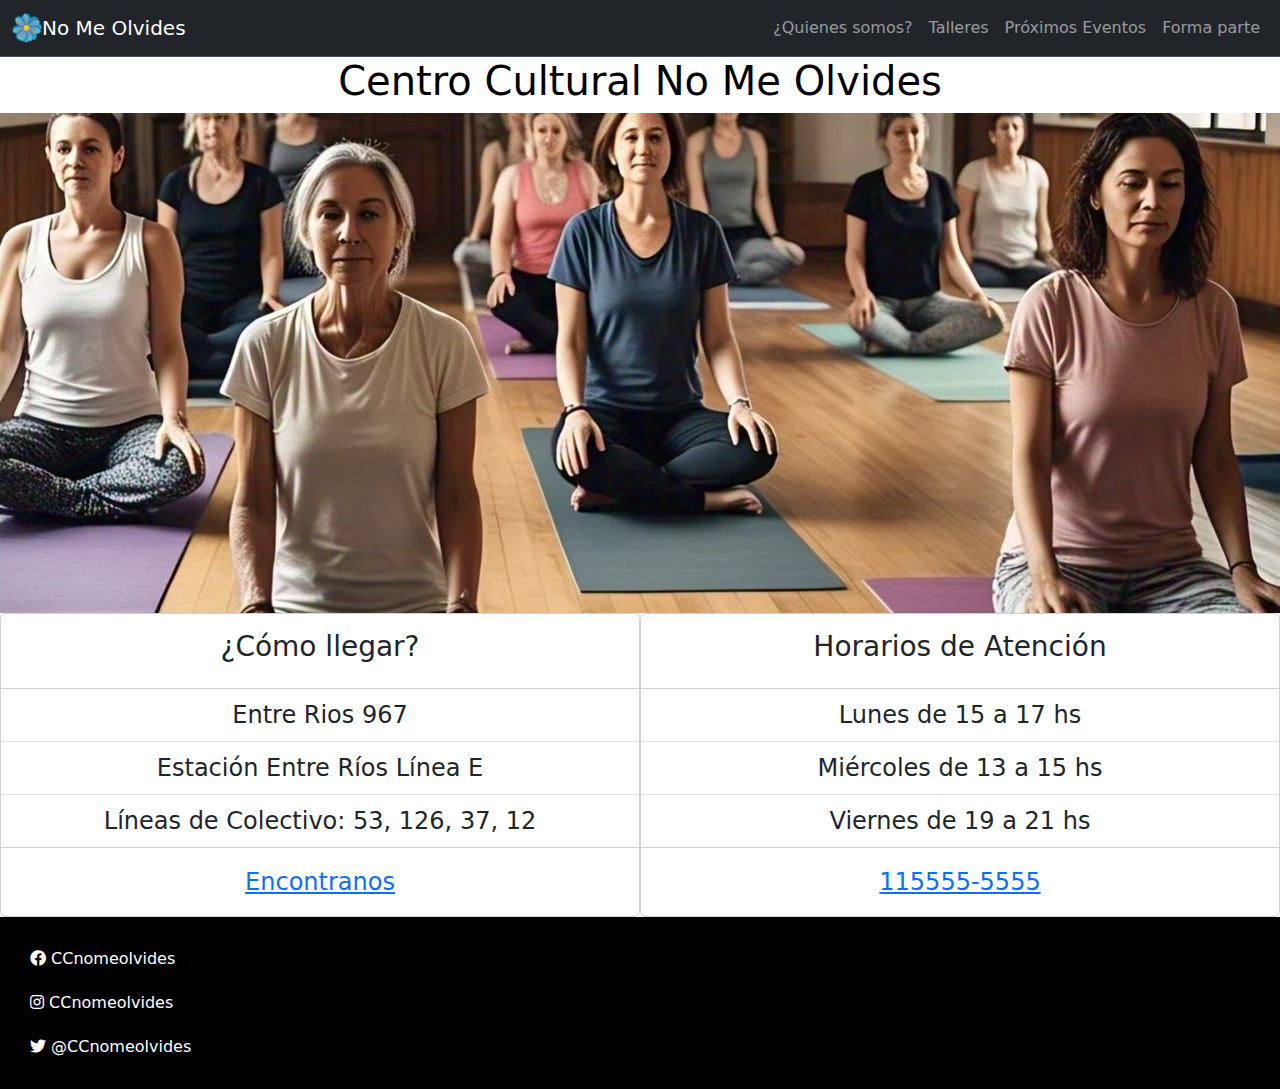
<file: index.html>
<!DOCTYPE html>
<html lang="en">

<head>
    <meta charset="UTF-8">
    <meta name="viewport" content="width=device-width, initial-scale=1.0">
    <meta name="description" content="Encontrá el mejor Centro Cutural de San Cristóbal con gran diversidad de actividades">
    <title>Centro Cultural No Me Olvides</title>
    <link rel="stylesheet" href="./styles/style.css">
    <link rel="stylesheet" href="https://cdnjs.cloudflare.com/ajax/libs/font-awesome/5.15.4/css/all.min.css">
    <link href="https://cdn.jsdelivr.net/npm/bootstrap@5.3.3/dist/css/bootstrap.min.css" rel="stylesheet"
        integrity="sha384-QWTKZyjpPEjISv5WaRU9OFeRpok6YctnYmDr5pNlyT2bRjXh0JMhjY6hW+ALEwIH" crossorigin="anonymous">
</head>

<body>
    <header>
        <nav class="navbar navbar-expand-md bg-dark border-bottom border-body" data-bs-theme="dark">
            <div class="container-fluid">
                <img id="logo" src="./images/logo2.png" width="30" height="30" alt="Logo no me Olvides">
                <a class="navbar-brand" href="./index.html">No Me Olvides</a>
                <button class="navbar-toggler" type="button" data-bs-toggle="collapse"
                    data-bs-target="#navbarSupportedContent" aria-controls="navbarSupportedContent"
                    aria-expanded="false" aria-label="Toggle navigation">
                    <span class="navbar-toggler-icon"></span>
                </button>
                <div class="collapse navbar-collapse" id="navbarSupportedContent">
                    <ul class="navbar-nav ms-auto mb-lg-0">
                        <li class="nav-item">
                            <a class="nav-link" aria-current="page" href="./pages/quienes-somos.html">¿Quienes
                                somos?</a>
                        </li>
                        <li class="nav-item">
                            <a class="nav-link" aria-current="page" href="./pages/talleres.html">Talleres</a>
                        </li>
                        <li class="nav-item">
                            <a class="nav-link" aria-current="page" href="./pages/proximos-eventos.html">Próximos
                                Eventos</a>
                        </li>
                        <li class="nav-item">
                            <a class="nav-link" aria-current="page" href="./pages/formaparte.html">Forma
                                parte</a>
                        </li>
                    </ul>
                </div>
            </div>
        </nav>
    </header>
    <main>
        <h1 class="generic-tittle">Centro Cultural No Me Olvides</h1>
        <section class="actividades">
            <div id="carouselExampleSlidesOnly" class="carousel slide" data-bs-ride="carousel">
                <div class="carousel-inner">
                    <div class="carousel-item active">
                        <img src="./images/yoga.talleres.jpeg" class="d-block w-100" alt="clase de yoga">
                    </div>
                    <div class="carousel-item">
                        <img src="./images/guitarra.talleres.jpeg" class="d-block w-100" alt="clase de guitarra">
                    </div>
                    <div class="carousel-item">
                        <img src="./images/salsa.talleres.jpeg" class="d-block w-100" alt="clase de salsa">
                    </div>
                </div>
            </div>
        </section>
        <section class="container-fluid g-0">
            <div class="row g-0">
                <div class="col-md-6 col-sm-12">
                    <div class="card horario-llegar">
                        <div class="card-body">
                            <h3 class="card-title">¿Cómo llegar?</h3>
                        </div>
                        <ul class="list-group list-group-flush">
                            <li class="list-group-item">Entre Rios 967</li>
                            <li class="list-group-item">Estación Entre Ríos Línea E</li>
                            <li class="list-group-item">Líneas de Colectivo: 53, 126, 37, 12</li>
                        </ul>
                        <div class="card-body">
                            <a href="https://www.google.com/maps/place/Av.+Entre+R%C3%ADos+967,+C1080ABD+Cdad.+Aut%C3%B3noma+de+Buenos+Aires/@-34.619776,-58.3964162,17z/data=!3m1!4b1!4m6!3m5!1s0x95bccadf8222f683:0xbd8847dc06789f22!8m2!3d-34.6197805!4d-58.3918028!16s%2Fg%2F11c5pr6v12?entry=ttu&g_ep=EgoyMDI1MDIyNi4xIKXMDSoASAFQAw%3D%3D"
                                target="_blank" class="card-link">Encontranos</a>
                        </div>
                    </div>
                </div>
                <div class="col-md-6 col-sm-12">
                    <div class="card horario-llegar">
                        <div class="card-body">
                            <h3 class="card-title">Horarios de Atención</h3>
                        </div>
                        <ul class="list-group list-group-flush">
                            <li class="list-group-item">Lunes de 15 a 17 hs</li>
                            <li class="list-group-item">Miércoles de 13 a 15 hs</li>
                            <li class="list-group-item">Viernes de 19 a 21 hs</li>
                        </ul>
                        <div class="card-body">
                            <a target="_blank" href="tel:+5491155555555">115555-5555</a>
                        </div>
                    </div>
                </div>
            </div>
        </section>

    </main>
    <footer class="footer">
        <div class="redes">
            <div><a class="icons" href="https://www.facebook.com/CCnomeolvides/" target="_blank">
                    <i class="fab fa-facebook"></i> <!-- Ícono de Facebook -->
                </a><span>CCnomeolvides</span></div>
            <div><a class="icons" href="https://www.instagram.com/CCnomeolvides/" target="_blank">
                    <i class="fab fa-instagram"></i>
                </a><span>CCnomeolvides</span></div>
            <div><a class="icons" href="https://www.x.com/CCnomeolvides/" target="_blank">
                <i class="fab fa-twitter"></i>
                </a><span>@CCnomeolvides</span></div>
        </div>
    </footer>
    <script src="https://cdn.jsdelivr.net/npm/bootstrap@5.3.3/dist/js/bootstrap.bundle.min.js"
        integrity="sha384-YvpcrYf0tY3lHB60NNkmXc5s9fDVZLESaAA55NDzOxhy9GkcIdslK1eN7N6jIeHz"
        crossorigin="anonymous"></script>
</body>

</html>
</file>
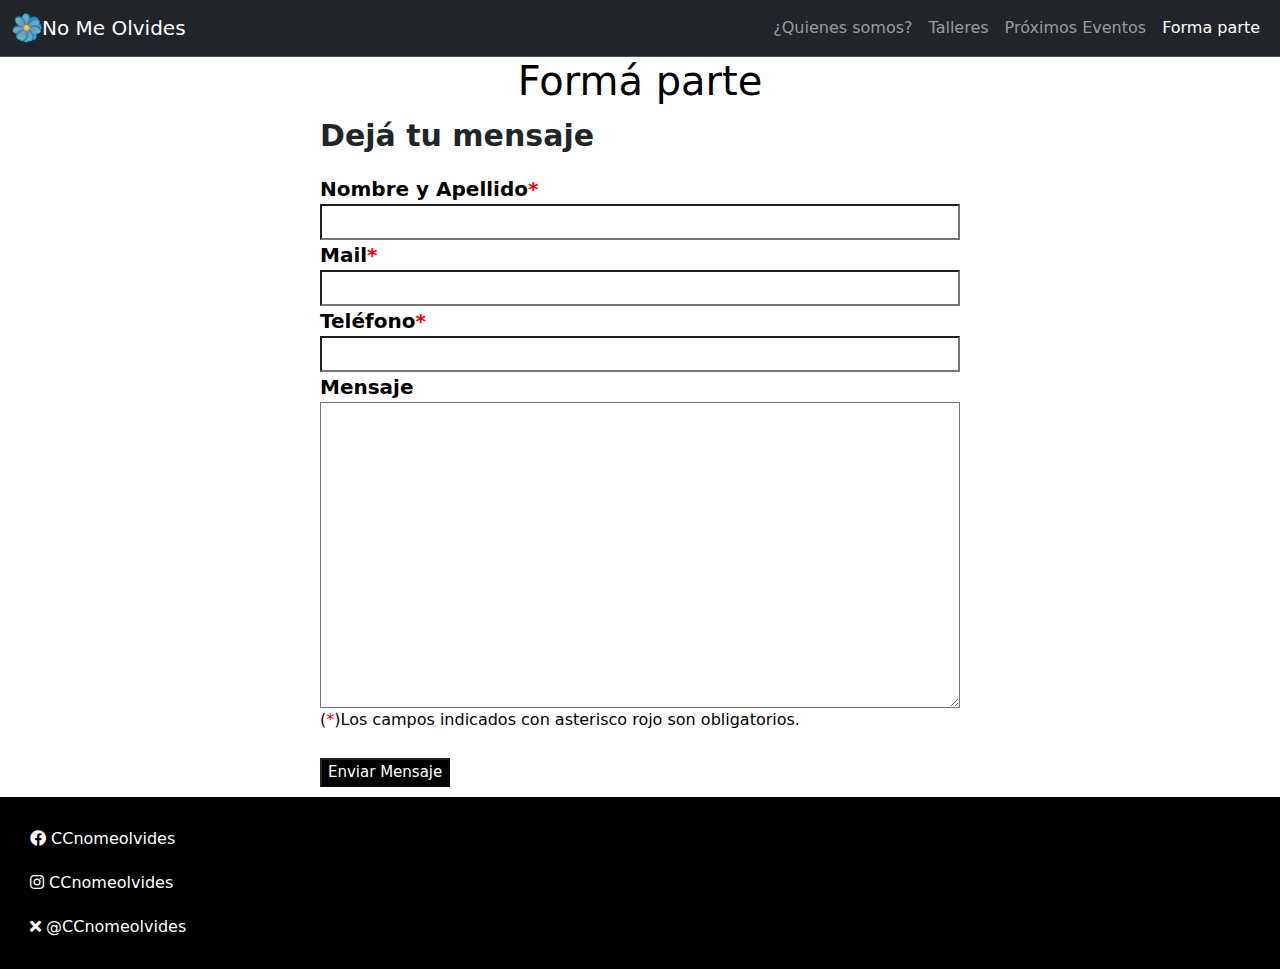
<file: pages/formaparte.html>
<!DOCTYPE html>
<html lang="en">

<head>
    <meta charset="UTF-8">
    <meta name="viewport" content="width=device-width, initial-scale=1.0">
    <meta name="description" content="Dejanos un mensaje, formá parte y participá del centro cultural">
    <title>Centro Cultural No Me Olvides</title>
    <link rel="stylesheet" href="../styles/style.css">
    <link rel="stylesheet" href="https://cdnjs.cloudflare.com/ajax/libs/font-awesome/5.15.4/css/all.min.css">
    <link href="https://cdn.jsdelivr.net/npm/bootstrap@5.3.3/dist/css/bootstrap.min.css" rel="stylesheet"
        integrity="sha384-QWTKZyjpPEjISv5WaRU9OFeRpok6YctnYmDr5pNlyT2bRjXh0JMhjY6hW+ALEwIH" crossorigin="anonymous">
</head>

<body>
    <header>
        <nav class="navbar navbar-expand-md bg-dark border-bottom border-body" data-bs-theme="dark">
            <div class="container-fluid">
                <img id="logo" src="../images/logo2.png" width="30" height="30" alt="Logo no me Olvides">
                <a class="navbar-brand" href="../index.html">No Me Olvides</a>
                <button class="navbar-toggler" type="button" data-bs-toggle="collapse"
                    data-bs-target="#navbarSupportedContent" aria-controls="navbarSupportedContent"
                    aria-expanded="false" aria-label="Toggle navigation">
                    <span class="navbar-toggler-icon"></span>
                </button>
                <div class="collapse navbar-collapse" id="navbarSupportedContent">
                    <ul class="navbar-nav ms-auto mb-lg-0">
                        <li class="nav-item">
                            <a class="nav-link" aria-current="page" href="./quienes-somos.html">¿Quienes
                                somos?</a>
                        </li>
                        <li class="nav-item">
                            <a class="nav-link" aria-current="page" href="./talleres.html">Talleres</a>
                        </li>
                        <li class="nav-item">
                            <a class="nav-link" aria-current="page" href="./proximos-eventos.html">Próximos
                                Eventos</a>
                        </li>
                        <li class="nav-item">
                            <a class="nav-link active" aria-current="page" href="./formaparte.html">Forma
                                parte</a>
                        </li>
                    </ul>
                </div>
            </div>
        </nav>
    </header>
    <main>
        <h1 class="generic-tittle">Formá parte</h1>
        <section class="dejatumensaje">
            <div>
                <p>Dejá tu mensaje</p>
            </div>
        </section>
        <form class="formaparte" method="post" name="Nuevo formulario">
            <div>
                <div class="label"><label for="name">Nombre y Apellido</label><span class="red">*</span></div>
                <input class="input" type="text" required="required">
            </div>
            <div>
                <div class="label"><label for="mail">Mail</label><span class="red">*</span></div>
                <input class="input" type="text" required="required">
            </div>
            <div>
                <div class="label"><label for="phone">Teléfono</label><span class="red">*</span></div>
                <input class="input" type="text" required="required">
            </div>
            <div>
                <div class="label"><label for="messaje">Mensaje</label></div>
                <textarea class="input" type="text" rows="10"></textarea>
            </div>
            <p>
                (<span class="red">*</span>)Los campos indicados con asterisco rojo son obligatorios.
            </p>
            <div>
                <input class="enviar-mensaje" type="submit" value="Enviar Mensaje" disabled="disabled">
                </input>
            </div>
            <!-- deshabilito el botón para que no se rompa -->
        </form>
    </main>
    <footer class="footer">
        <div class="redes">
            <div><a class="icons" href="https://www.facebook.com/CCnomeolvides/" target="_blank">
                    <i class="fab fa-facebook"></i> <!-- Ícono de Facebook -->
                </a><span>CCnomeolvides</span></div>
            <div><a class="icons" href="https://www.instagram.com/CCnomeolvides/" target="_blank">
                    <i class="fab fa-instagram"></i>
                </a><span>CCnomeolvides</span></div>
            <div><a class="icons" href="https://www.x.com/CCnomeolvides/" target="_blank">
                    <i class="fas fa-times"></i>
                </a><span>@CCnomeolvides</span></div>
        </div>
    </footer>
    <script src="https://cdn.jsdelivr.net/npm/bootstrap@5.3.3/dist/js/bootstrap.bundle.min.js"
        integrity="sha384-YvpcrYf0tY3lHB60NNkmXc5s9fDVZLESaAA55NDzOxhy9GkcIdslK1eN7N6jIeHz"
        crossorigin="anonymous"></script>
</body>

</html>
</file>
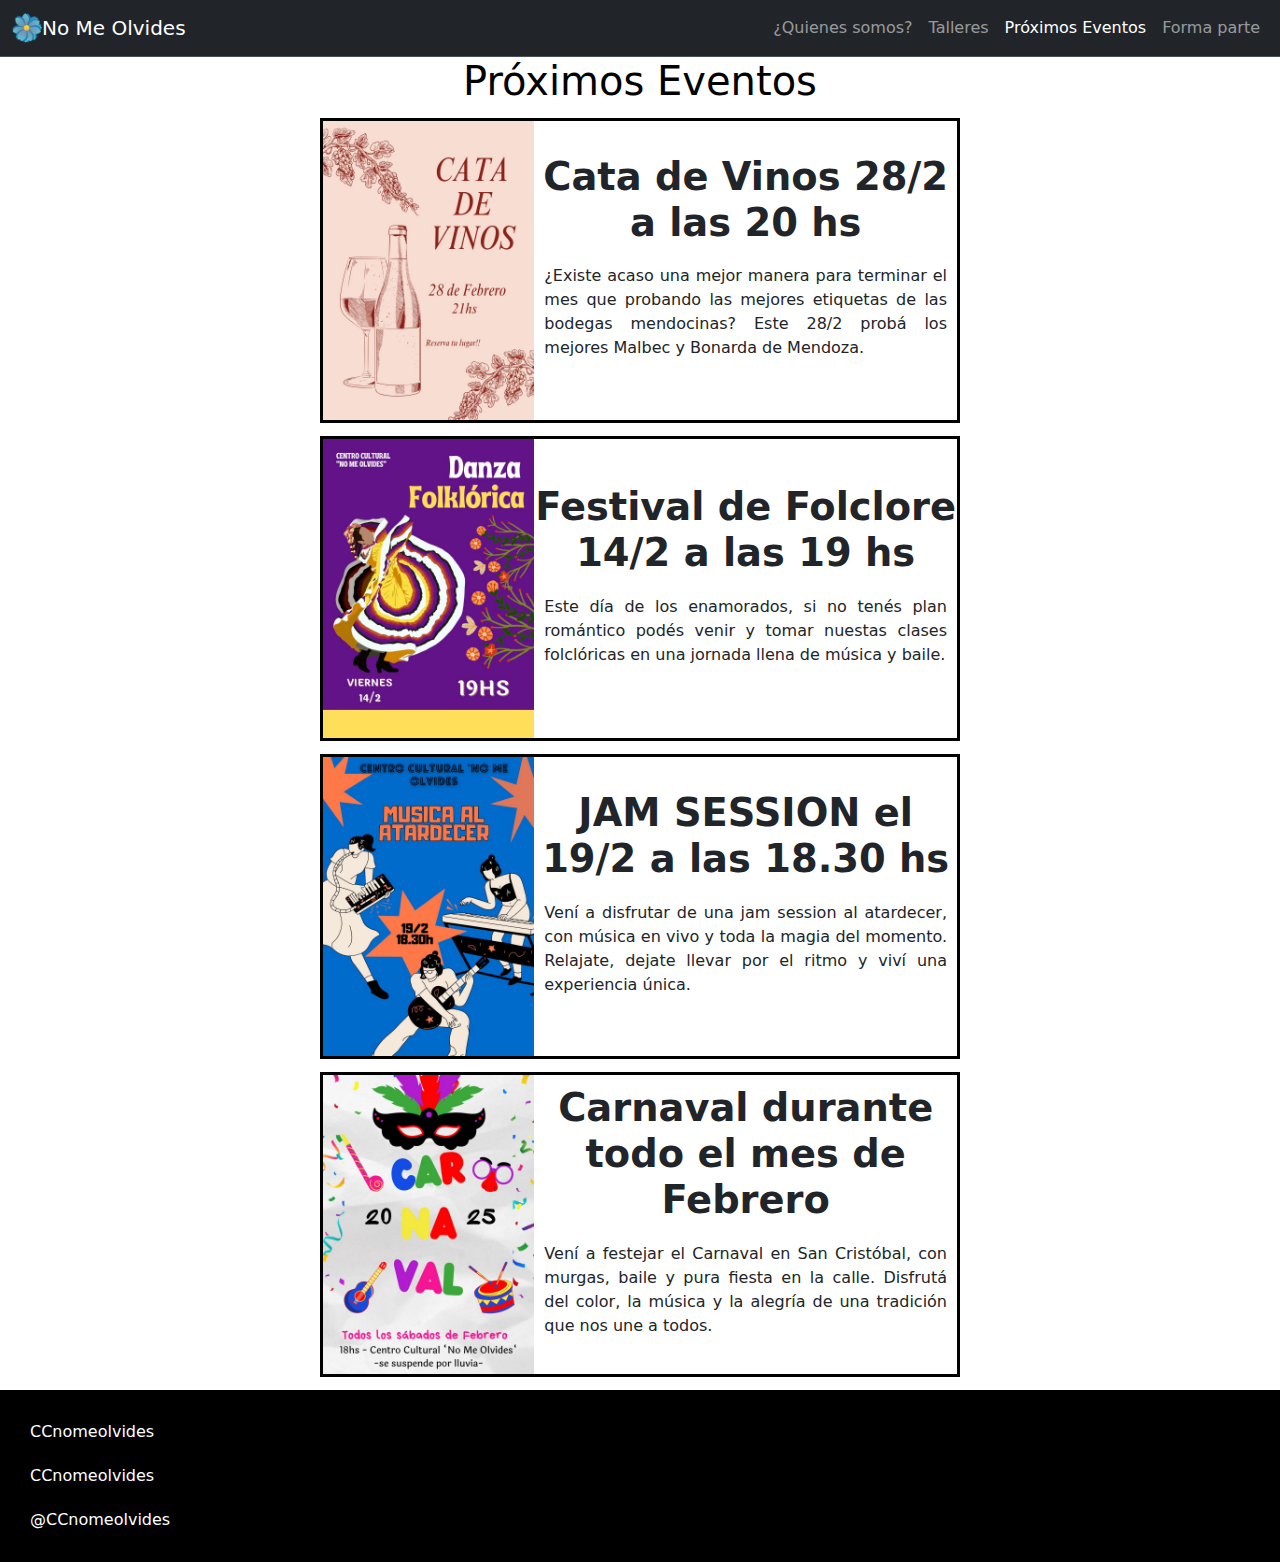
<file: pages/proximos-eventos.html>
<!DOCTYPE html>
<html lang="en">
    <head>
        <meta charset="UTF-8">
        <meta name="viewport" content="width=device-width, initial-scale=1.0">
        <meta name="description" content="Descubrí los próximos eventos gratuitos">
        <title>Centro Cultural No Me Olvides</title>
        <link rel="stylesheet" href="../styles/style.css">
        <link href="https://cdn.jsdelivr.net/npm/bootstrap@5.3.3/dist/css/bootstrap.min.css" rel="stylesheet"
            integrity="sha384-QWTKZyjpPEjISv5WaRU9OFeRpok6YctnYmDr5pNlyT2bRjXh0JMhjY6hW+ALEwIH" crossorigin="anonymous">
    </head>
    
    <body>
        <header>
            <nav class="navbar navbar-expand-md bg-dark border-bottom border-body" data-bs-theme="dark">
                <div class="container-fluid">
                    <img id="logo" src="../images/logo2.png" width="30" height="30" alt="Logo no me Olvides">
                    <a class="navbar-brand" href="../index.html">No Me Olvides</a>
                    <button class="navbar-toggler" type="button" data-bs-toggle="collapse"
                        data-bs-target="#navbarSupportedContent" aria-controls="navbarSupportedContent"
                        aria-expanded="false" aria-label="Toggle navigation">
                        <span class="navbar-toggler-icon"></span>
                    </button>
                    <div class="collapse navbar-collapse" id="navbarSupportedContent">
                        <ul class="navbar-nav ms-auto mb-lg-0">
                            <li class="nav-item">
                                <a class="nav-link" aria-current="page" href="./quienes-somos.html">¿Quienes
                                    somos?</a>
                            </li>
                            <li class="nav-item">
                                <a class="nav-link" aria-current="page" href="./talleres.html">Talleres</a>
                            </li>
                            <li class="nav-item">
                                <a class="nav-link active" aria-current="page" href="./proximos-eventos.html">Próximos
                                    Eventos</a>
                            </li>
                            <li class="nav-item">
                                <a class="nav-link" aria-current="page" href="./formaparte.html">Forma
                                    parte</a>
                            </li>
                        </ul>
                    </div>
                </div>
            </nav>
        </header>
    <main>
        <h1 class="generic-tittle">Próximos Eventos</h1>
        <section class="eventos"> <!-- cada uno de los eventos -->
            <div>
                <div class="fotoseventos"> <img class="imagenevento" src="../images/cata de vinos.jpeg" alt="Cata de Vinos"></div>
                <div class="parrafoeventos"><!-- h2 y párrafo -->
                    <h2>Cata de Vinos 28/2 a las 20 hs</h2>
                    <p>¿Existe acaso una mejor manera para terminar el mes que probando las mejores etiquetas de las bodegas mendocinas? Este 28/2 probá los mejores Malbec y Bonarda de Mendoza.</p>
                </div>
            </div>
        </section>
        <section class="eventos"> <!-- cada uno de los eventos -->
            <div>
                <div class="fotoseventos"> <img class="imagenevento" src="../images/danza folclorica.jpeg" alt="Festival de folclore"></div>
                <div class="parrafoeventos"><!-- h2 y párrafo -->
                    <h2>Festival de Folclore 14/2 a las 19 hs</h2>
                    <p>Este día de los enamorados, si no tenés plan romántico podés venir y tomar nuestas clases folclóricas en una jornada llena de música y baile.</p>
                </div>
            </div>
        </section>
        <section class="eventos"> <!-- cada uno de los eventos -->
            <div>
                <div class="fotoseventos"> <img class="imagenevento" src="../images/musicaalatardecer.jpeg" alt="Música al atardecer"></div>
                <div class="parrafoeventos"><!-- h2 y párrafo -->
                    <h2>JAM SESSION el 19/2 a las 18.30 hs</h2>
                    <p>Vení a disfrutar de una jam session al atardecer, con música en vivo y toda la magia del momento. Relajate, dejate llevar por el ritmo y viví una experiencia única.</p>
                </div>
            </div>
        </section>

        <section class="eventos"> <!-- cada uno de los eventos -->
            <div>
                <div class="fotoseventos"> <img class="imagenevento" src="../images/carnaval.jpeg" alt="Carnaval en febrero"></div>
                <div class="parrafoeventos"><!-- h2 y párrafo -->
                    <h2>Carnaval durante todo el mes de Febrero</h2>
                    <p>Vení a festejar el Carnaval en San Cristóbal, con murgas, baile y pura fiesta en la calle. Disfrutá del color, la música y la alegría de una tradición que nos une a todos.</p>
                </div>
            </div>
        </section>
        
    </main>
    <footer class="footer">
        <div class="redes">
            <div><a class="icons" href="https://www.facebook.com/CCnomeolvides/" target="_blank">
                    <i class="fab fa-facebook"></i> <!-- Ícono de Facebook -->
                </a><span>CCnomeolvides</span></div>
            <div><a class="icons" href="https://www.instagram.com/CCnomeolvides/" target="_blank">
                    <i class="fab fa-instagram"></i>
                </a><span>CCnomeolvides</span></div>
            <div><a class="icons" href="https://www.x.com/CCnomeolvides/" target="_blank">
                    <i class="fas fa-times"></i>
                </a><span>@CCnomeolvides</span></div>
        </div>
    </footer>
    <script src="https://cdn.jsdelivr.net/npm/bootstrap@5.3.3/dist/js/bootstrap.bundle.min.js"
        integrity="sha384-YvpcrYf0tY3lHB60NNkmXc5s9fDVZLESaAA55NDzOxhy9GkcIdslK1eN7N6jIeHz"
        crossorigin="anonymous"></script>
</body>
</html>

<!--  -->
</file>
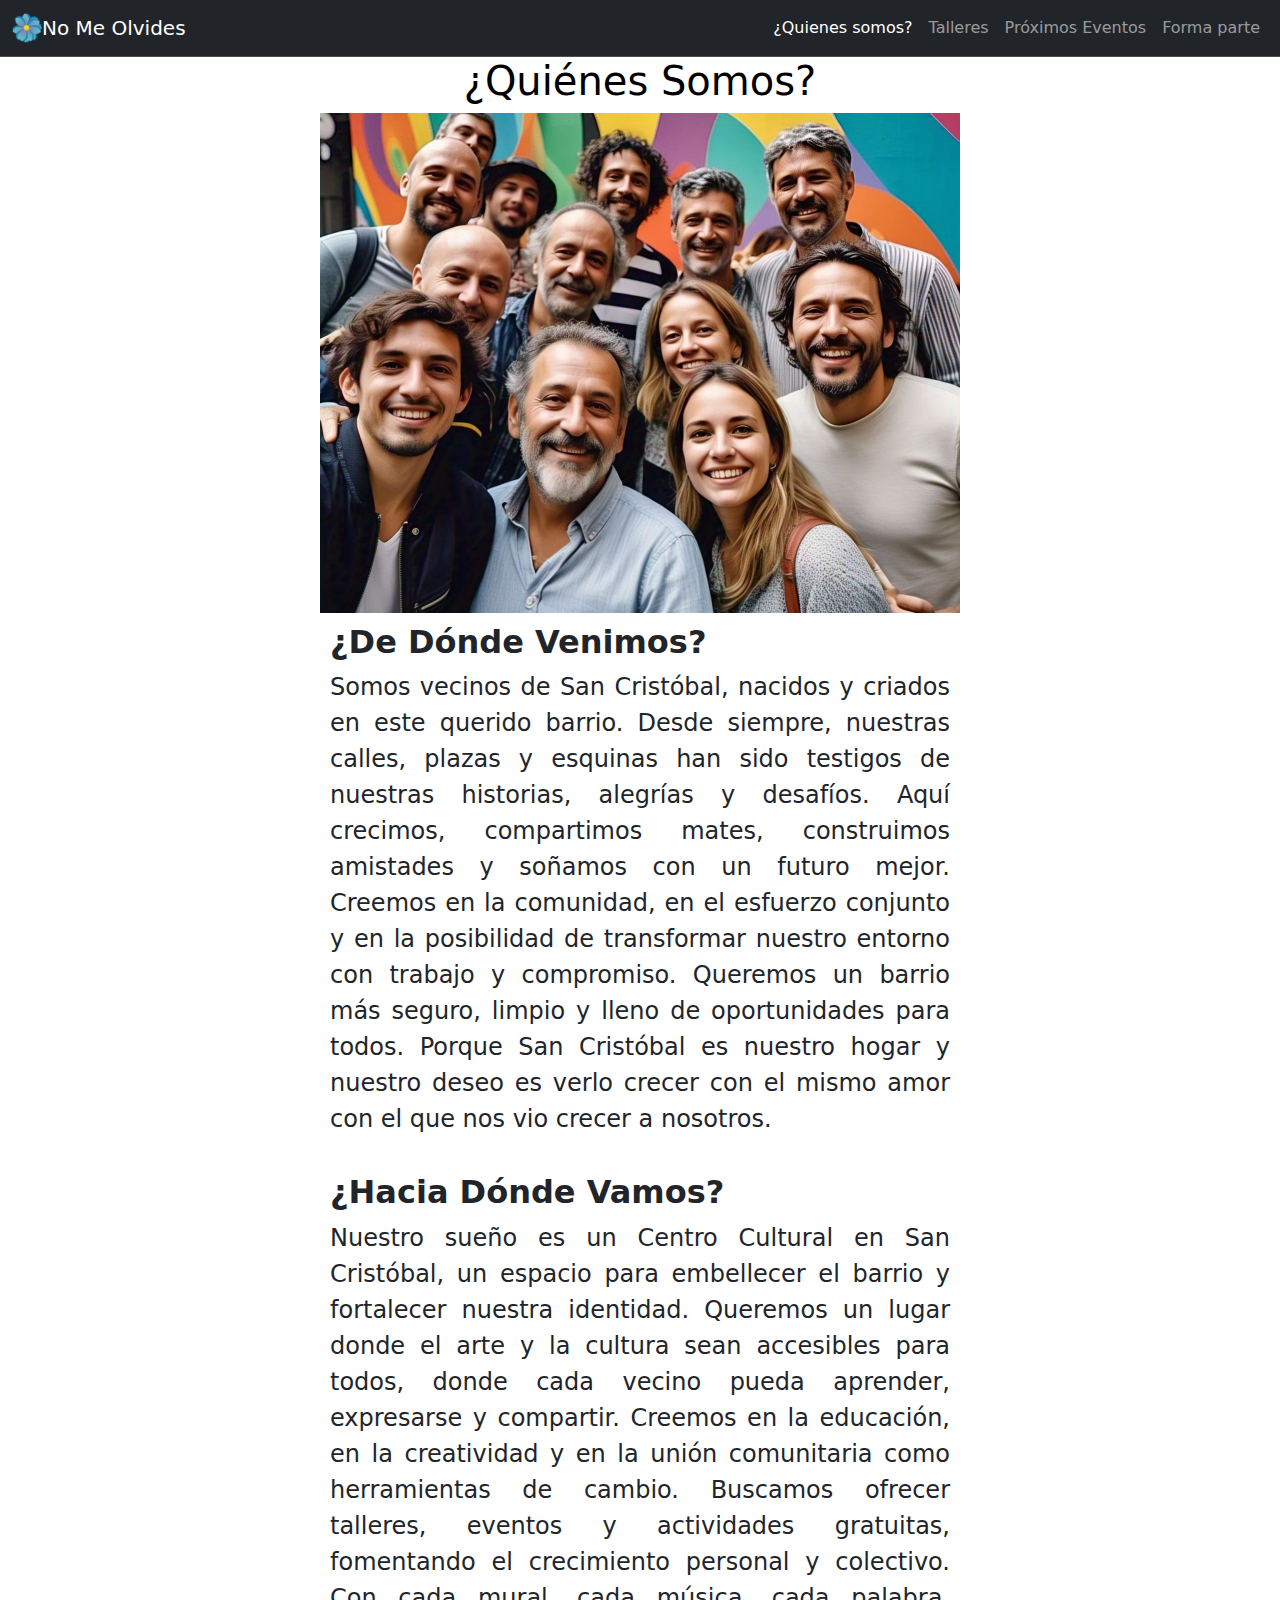
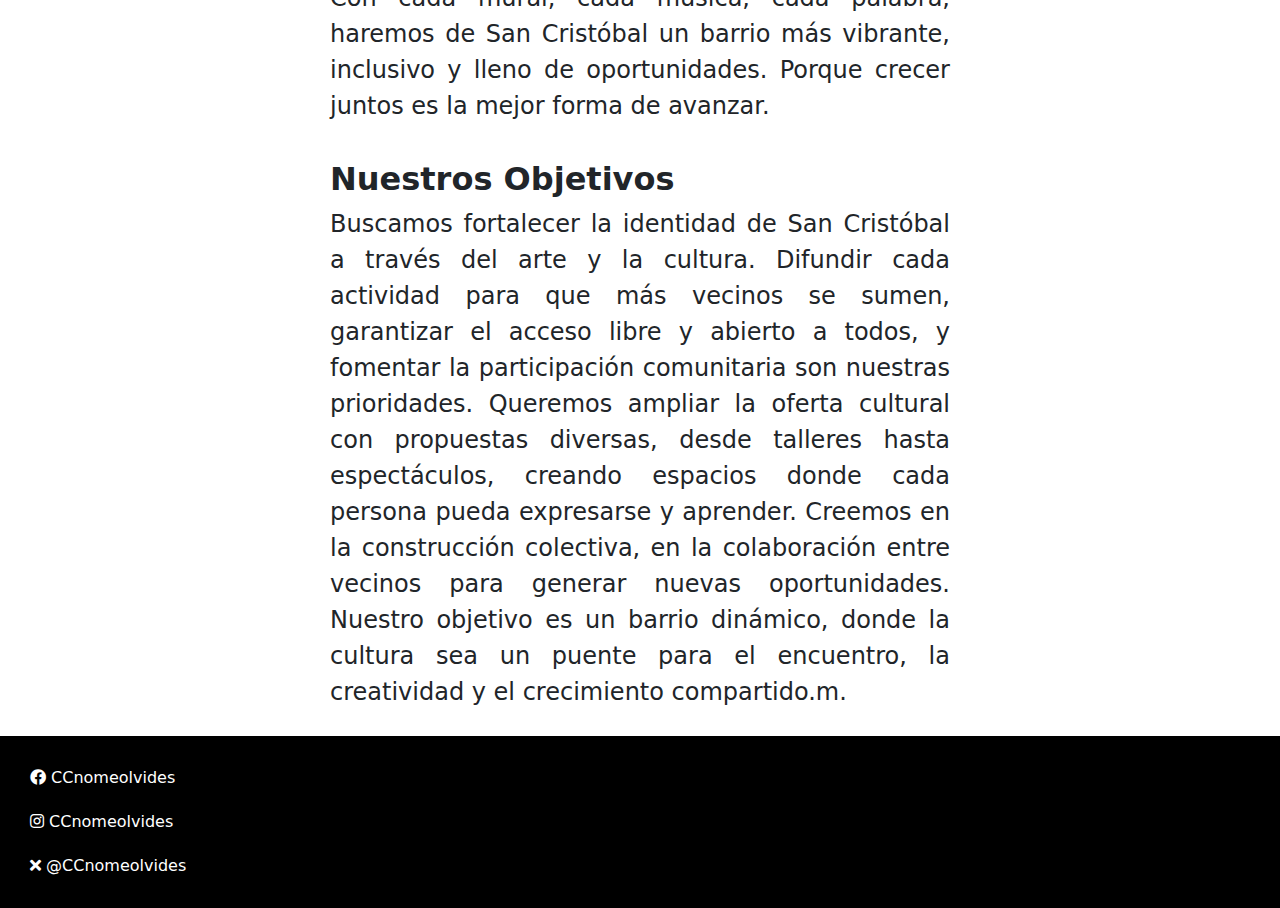
<file: pages/quienes-somos.html>
<!DOCTYPE html>
<html lang="en">
    <head>
        <meta charset="UTF-8">
        <meta name="viewport" content="width=device-width, initial-scale=1.0">
        <meta name="description" content="Descubrí quiénes somos en el Centro Cultural No Me Olvides">
        <title>Centro Cultural No Me Olvides</title>
        <link rel="stylesheet" href="../styles/style.css">
        <link rel="stylesheet" href="https://cdnjs.cloudflare.com/ajax/libs/font-awesome/5.15.4/css/all.min.css">
        <link href="https://cdn.jsdelivr.net/npm/bootstrap@5.3.3/dist/css/bootstrap.min.css" rel="stylesheet"
            integrity="sha384-QWTKZyjpPEjISv5WaRU9OFeRpok6YctnYmDr5pNlyT2bRjXh0JMhjY6hW+ALEwIH" crossorigin="anonymous">
    </head>
<body>
    <header>
        <nav class="navbar navbar-expand-md bg-dark border-bottom border-body" data-bs-theme="dark">
            <div class="container-fluid">
                <img id="logo" src="../images/logo2.png" width="30" height="30" alt="Logo no me Olvides">
                <a class="navbar-brand" href="../index.html">No Me Olvides</a>
                <button class="navbar-toggler" type="button" data-bs-toggle="collapse"
                    data-bs-target="#navbarSupportedContent" aria-controls="navbarSupportedContent"
                    aria-expanded="false" aria-label="Toggle navigation">
                    <span class="navbar-toggler-icon"></span>
                </button>
                <div class="collapse navbar-collapse" id="navbarSupportedContent">
                    <ul class="navbar-nav ms-auto mb-lg-0">
                        <li class="nav-item">
                            <a class="nav-link active" aria-current="page" href="./quienes-somos.html">¿Quienes
                                somos?</a>
                        </li>
                        <li class="nav-item">
                            <a class="nav-link" aria-current="page" href="./talleres.html">Talleres</a>
                        </li>
                        <li class="nav-item">
                            <a class="nav-link" aria-current="page" href="./proximos-eventos.html">Próximos
                                Eventos</a>
                        </li>
                        <li class="nav-item">
                            <a class="nav-link" aria-current="page" href="./formaparte.html">Forma
                                parte</a>
                        </li>
                    </ul>
                </div>
            </div>
        </nav>
    </header>
    <main>
        
        <section>
            <div class="titulo">
                <h1 class="generic-tittle">¿Quiénes Somos?</h1>
            </div>
            <div class="fotoytexto">
                <div>
                    <img id="fotocc" src="../images/centro cultural.jpeg" alt="Foto del centro cultural">
                </div>
            
                <div class="texto-imagen">
                    <div class="preguntas">
                        <h2 class="titulo2">¿De dónde venimos?</h2>
                        <p class="parrafo">Somos vecinos de San Cristóbal, nacidos y criados en este querido barrio. Desde siempre, nuestras calles, plazas y esquinas han sido testigos de nuestras historias, alegrías y desafíos. Aquí crecimos, compartimos mates, construimos amistades y soñamos con un futuro mejor. Creemos en la comunidad, en el esfuerzo conjunto y en la posibilidad de transformar nuestro entorno con trabajo y compromiso. Queremos un barrio más seguro, limpio y lleno de oportunidades para todos. Porque San Cristóbal es nuestro hogar y nuestro deseo es verlo crecer con el mismo amor con el que nos vio crecer a nosotros.</p></div>
                    <div class="preguntas">
                        <h2 class="titulo2">¿Hacia dónde vamos?</h2>
                        <p class="parrafo">Nuestro sueño es un Centro Cultural en San Cristóbal, un espacio para embellecer el barrio y fortalecer nuestra identidad. Queremos un lugar donde el arte y la cultura sean accesibles para todos, donde cada vecino pueda aprender, expresarse y compartir. Creemos en la educación, en la creatividad y en la unión comunitaria como herramientas de cambio. Buscamos ofrecer talleres, eventos y actividades gratuitas, fomentando el crecimiento personal y colectivo. Con cada mural, cada música, cada palabra, haremos de San Cristóbal un barrio más vibrante, inclusivo y lleno de oportunidades. Porque crecer juntos es la mejor forma de avanzar.</p></div>
                    <div class="preguntas">
                        <h2 class="titulo2">Nuestros objetivos</h2>
                        <p class="parrafo">Buscamos fortalecer la identidad de San Cristóbal a través del arte y la cultura. Difundir cada actividad para que más vecinos se sumen, garantizar el acceso libre y abierto a todos, y fomentar la participación comunitaria son nuestras prioridades. Queremos ampliar la oferta cultural con propuestas diversas, desde talleres hasta espectáculos, creando espacios donde cada persona pueda expresarse y aprender. Creemos en la construcción colectiva, en la colaboración entre vecinos para generar nuevas oportunidades. Nuestro objetivo es un barrio dinámico, donde la cultura sea un puente para el encuentro, la creatividad y el crecimiento compartido.m.</p></div>
                </div>   
            </div>
        </section>
    </main>
    <footer class="footer">
        <div class="redes">
            <div><a class="icons" href="https://www.facebook.com/CCnomeolvides/" target="_blank">
                    <i class="fab fa-facebook"></i> <!-- Ícono de Facebook -->
                </a><span>CCnomeolvides</span></div>
            <div><a class="icons" href="https://www.instagram.com/CCnomeolvides/" target="_blank">
                    <i class="fab fa-instagram"></i>
                </a><span>CCnomeolvides</span></div>
            <div><a class="icons" href="https://www.x.com/CCnomeolvides/" target="_blank">
                    <i class="fas fa-times"></i>
                </a><span>@CCnomeolvides</span></div>
        </div>
    </footer>
    <script src="https://cdn.jsdelivr.net/npm/bootstrap@5.3.3/dist/js/bootstrap.bundle.min.js"
    integrity="sha384-YvpcrYf0tY3lHB60NNkmXc5s9fDVZLESaAA55NDzOxhy9GkcIdslK1eN7N6jIeHz"
    crossorigin="anonymous"></script>
</body>
</html>
</file>
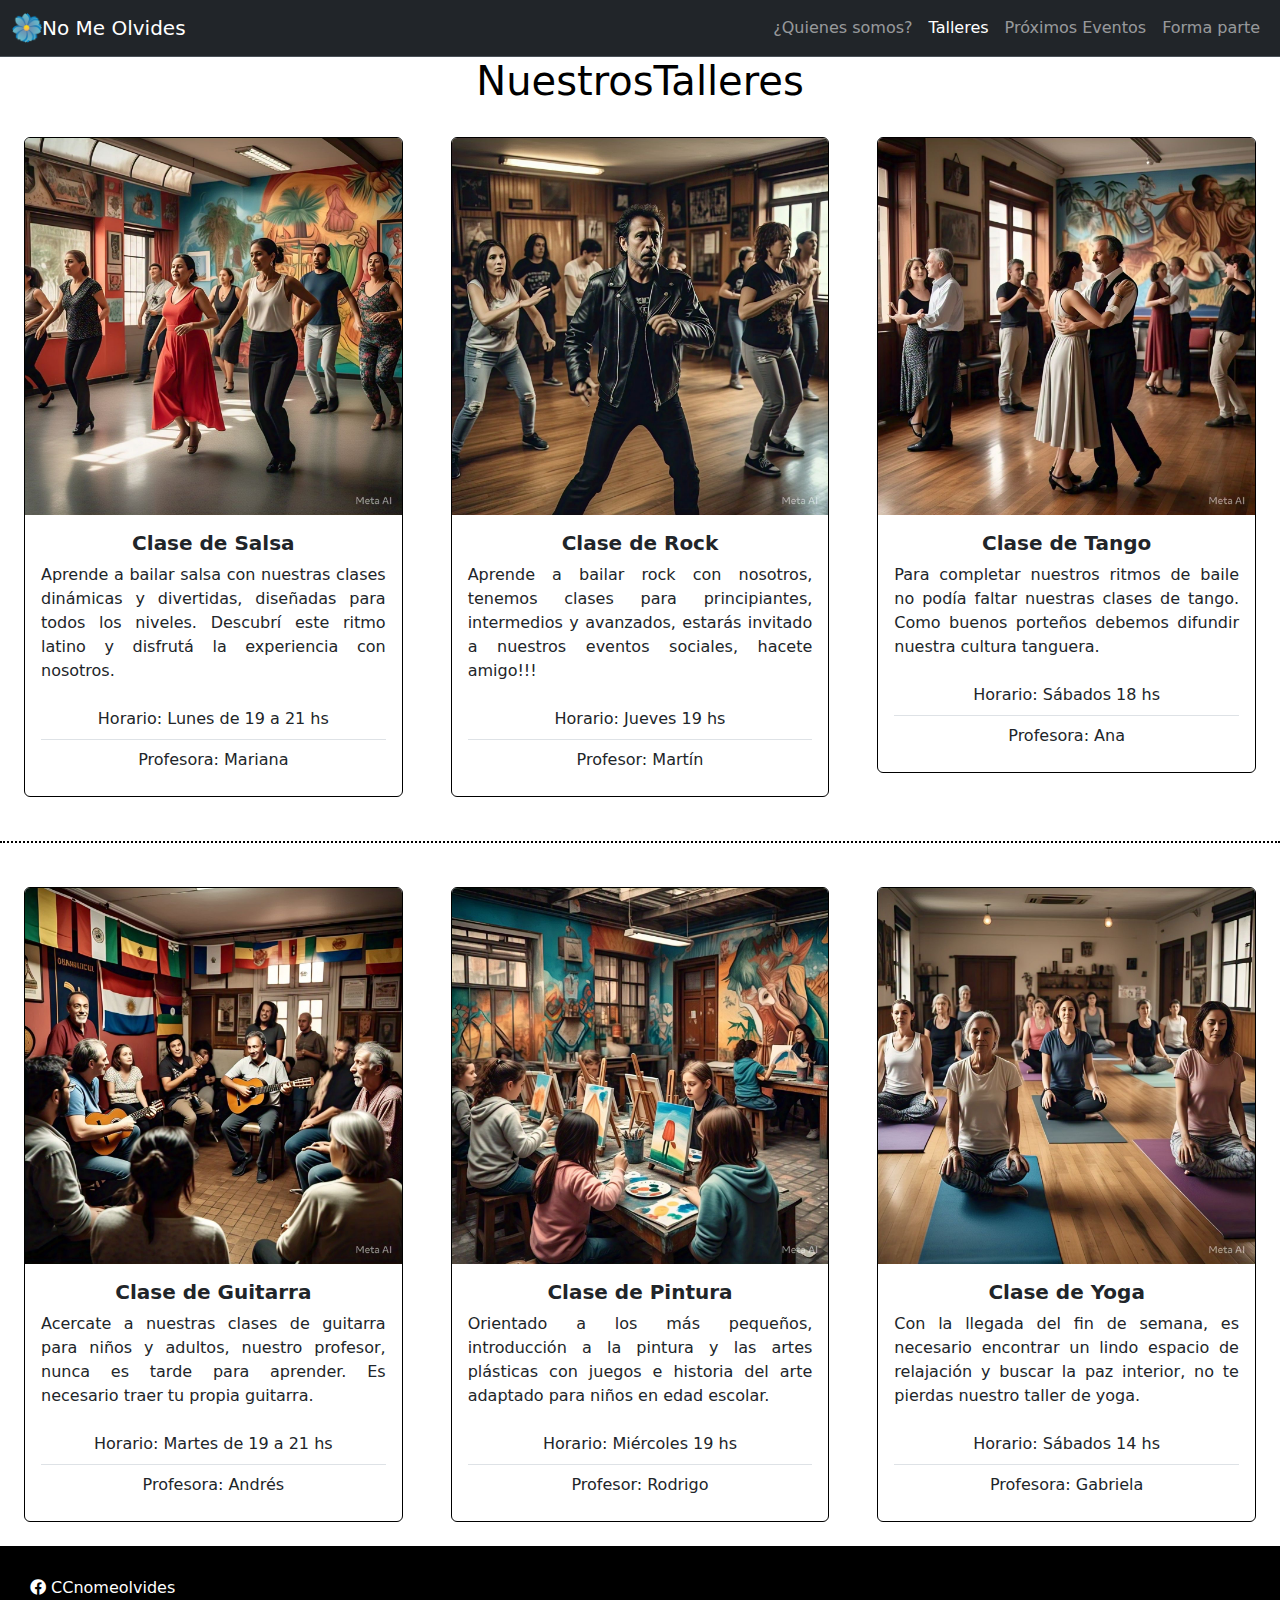
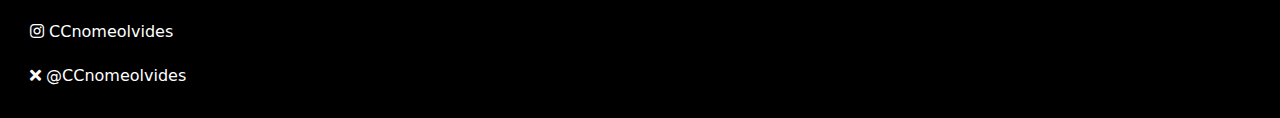
<file: pages/talleres.html>
<!DOCTYPE html>
<html lang="en">

<head>
    <meta charset="UTF-8">
    <meta name="viewport" content="width=device-width, initial-scale=1.0">
    <meta name="description" content="Salsa, Rock, Tango, Guitarra, Pintura y Yoga en el Centro Cultural No Me Olvides">
    <title>Centro Cultural No Me Olvides</title>
    <link rel="stylesheet" href="https://cdnjs.cloudflare.com/ajax/libs/font-awesome/5.15.4/css/all.min.css">
    <link href="https://cdn.jsdelivr.net/npm/bootstrap@5.3.3/dist/css/bootstrap.min.css" rel="stylesheet"
    integrity="sha384-QWTKZyjpPEjISv5WaRU9OFeRpok6YctnYmDr5pNlyT2bRjXh0JMhjY6hW+ALEwIH" crossorigin="anonymous">
    <link rel="stylesheet" href="../styles/style.css">
</head>

<body>
    <header>
        <nav class="navbar navbar-expand-md bg-dark border-bottom border-body" data-bs-theme="dark">
            <div class="container-fluid">
                <img id="logo" src="../images/logo2.png" width="30" height="30" alt="Logo no me Olvides">
                <a class="navbar-brand" href="../index.html">No Me Olvides</a>
                <button class="navbar-toggler" type="button" data-bs-toggle="collapse"
                    data-bs-target="#navbarSupportedContent" aria-controls="navbarSupportedContent"
                    aria-expanded="false" aria-label="Toggle navigation">
                    <span class="navbar-toggler-icon"></span>
                </button>
                <div class="collapse navbar-collapse" id="navbarSupportedContent">
                    <ul class="navbar-nav ms-auto mb-lg-0">
                        <li class="nav-item">
                            <a class="nav-link" aria-current="page" href="./quienes-somos.html">¿Quienes
                                somos?</a>
                        </li>
                        <li class="nav-item">
                            <a class="nav-link active" aria-current="page" href="./talleres.html">Talleres</a>
                        </li>
                        <li class="nav-item">
                            <a class="nav-link" aria-current="page" href="./proximos-eventos.html">Próximos
                                Eventos</a>
                        </li>
                        <li class="nav-item">
                            <a class="nav-link" aria-current="page" href="./formaparte.html">Forma
                                parte</a>
                        </li>
                    </ul>
                </div>
            </div>
        </nav>
    </header>
    <main>
        <h1 class="generic-tittle">NuestrosTalleres</h1>

        <section class="container-fluid g-0">
            <div class="row g-0">
                <div class="col-sm-12 col-md-4 p-4">
                    <div class="card card-border">
                        <img src="../images/salsa.talleres.jpeg" class="card-img-top" alt="clase de salsa">
                        <div class="card-body">
                            <h5 class="card-title">Clase de Salsa</h5>
                            <p class="card-text">Aprende a bailar salsa con nuestras clases dinámicas y divertidas, diseñadas para todos los niveles. Descubrí este ritmo latino y disfrutá la experiencia con nosotros.</p>
                            <ul class="list-group list-group-flush">
                                <li class="list-group-item">Horario: Lunes de 19 a 21 hs</li>
                                <li class="list-group-item">Profesora: Mariana</li>
                            </ul>
                        </div>
                    </div>
                </div>
                <div class="col-sm-12 col-md-4 p-4">
                    <div class="card card-border">
                        <img src="../images/rock.talleres.jpeg" class="card-img-top" alt="clase de rock">
                        <div class="card-body">
                            <h5 class="card-title">Clase de Rock</h5>
                            <p class="card-text">Aprende a bailar rock con nosotros, tenemos clases para principiantes, intermedios y avanzados, estarás invitado a nuestros eventos sociales, hacete amigo!!! </p>
                            <ul class="list-group list-group-flush">
                                <li class="list-group-item">Horario: Jueves 19 hs</li>
                                <li class="list-group-item">Profesor: Martín</li>
                            </ul>
                        </div>
                    </div>
                </div>
                <div class="col-sm-12 col-md-4 p-4">
                    <div class="card card-border">
                        <img src="../images/tango.talleres.jpeg" class="card-img-top" alt="clase de tango">
                        <div class="card-body">
                            <h5 class="card-title">Clase de Tango</h5>
                            <p class="card-text">Para completar nuestros ritmos de baile no podía faltar nuestras clases de tango. Como buenos porteños debemos difundir nuestra cultura tanguera.</p>
                            <ul class="list-group list-group-flush">
                                <li class="list-group-item">Horario: Sábados 18 hs</li>
                                <li class="list-group-item">Profesora: Ana</li>
                            </ul>
                        </div>
                    </div>
                </div>
            </div>
        </section>

        <div class="separator"></div>

        <section class="container-fluid g-0">
            <div class="row g-0">
                <div class="col-sm-12 col-md-4 p-4">
                    <div class="card card-border">
                        <img src="../images/guitarra.talleres.jpeg" class="card-img-top" alt="clase de guitarra">
                        <div class="card-body">
                            <h5 class="card-title">Clase de Guitarra</h5>
                            <p class="card-text">Acercate a nuestras clases de guitarra para niños y adultos, nuestro profesor, nunca es tarde para aprender. Es necesario traer tu propia guitarra.</p>
                            <ul class="list-group list-group-flush">
                                <li class="list-group-item">Horario: Martes de 19 a 21 hs</li>
                                <li class="list-group-item">Profesora: Andrés</li>
                            </ul>
                        </div>
                    </div>
                </div>
                <div class="col-sm-12 col-md-4 p-4">
                    <div class="card card-border">
                        <img src="../images/pintura.talleres.jpeg" class="card-img-top" alt="clase de pintura">
                        <div class="card-body">
                            <h5 class="card-title">Clase de Pintura</h5>
                            <p class="card-text">Orientado a los más pequeños, introducción a la pintura y las artes plásticas con juegos e historia del arte adaptado para niños en edad escolar.</p>
                            <ul class="list-group list-group-flush">
                                <li class="list-group-item">Horario: Miércoles 19 hs</li>
                                <li class="list-group-item">Profesor: Rodrigo</li>
                            </ul>
                        </div>
                    </div>
                </div>
                <div class="col-sm-12 col-md-4 p-4">
                    <div class="card card-border">
                        <img src="../images/yoga.talleres.jpeg" class="card-img-top" alt="clase de yoga">
                        <div class="card-body">
                            <h5 class="card-title">Clase de Yoga</h5>
                            <p class="card-text">Con la llegada del fin de semana, es necesario encontrar un lindo espacio de relajación y buscar la paz interior, no te pierdas nuestro taller de yoga.</p>
                            <ul class="list-group list-group-flush">
                                <li class="list-group-item">Horario: Sábados 14 hs</li>
                                <li class="list-group-item">Profesora: Gabriela</li>
                            </ul>
                        </div>
                    </div>
                </div>
            </div>
        </section>



    </main>
    <footer class="footer">
        <div class="redes">
            <div><a class="icons" href="https://www.facebook.com/CCnomeolvides/" target="_blank">
                    <i class="fab fa-facebook"></i> <!-- Ícono de Facebook -->
                </a><span>CCnomeolvides</span></div>
            <div><a class="icons" href="https://www.instagram.com/CCnomeolvides/" target="_blank">
                    <i class="fab fa-instagram"></i>
                </a><span>CCnomeolvides</span></div>
            <div><a class="icons" href="https://www.x.com/CCnomeolvides/" target="_blank">
                    <i class="fas fa-times"></i>
                </a><span>@CCnomeolvides</span></div>
        </div>
    </footer>
    <script src="https://cdn.jsdelivr.net/npm/bootstrap@5.3.3/dist/js/bootstrap.bundle.min.js"
        integrity="sha384-YvpcrYf0tY3lHB60NNkmXc5s9fDVZLESaAA55NDzOxhy9GkcIdslK1eN7N6jIeHz"
        crossorigin="anonymous"></script>
</body>

</html>
</file>
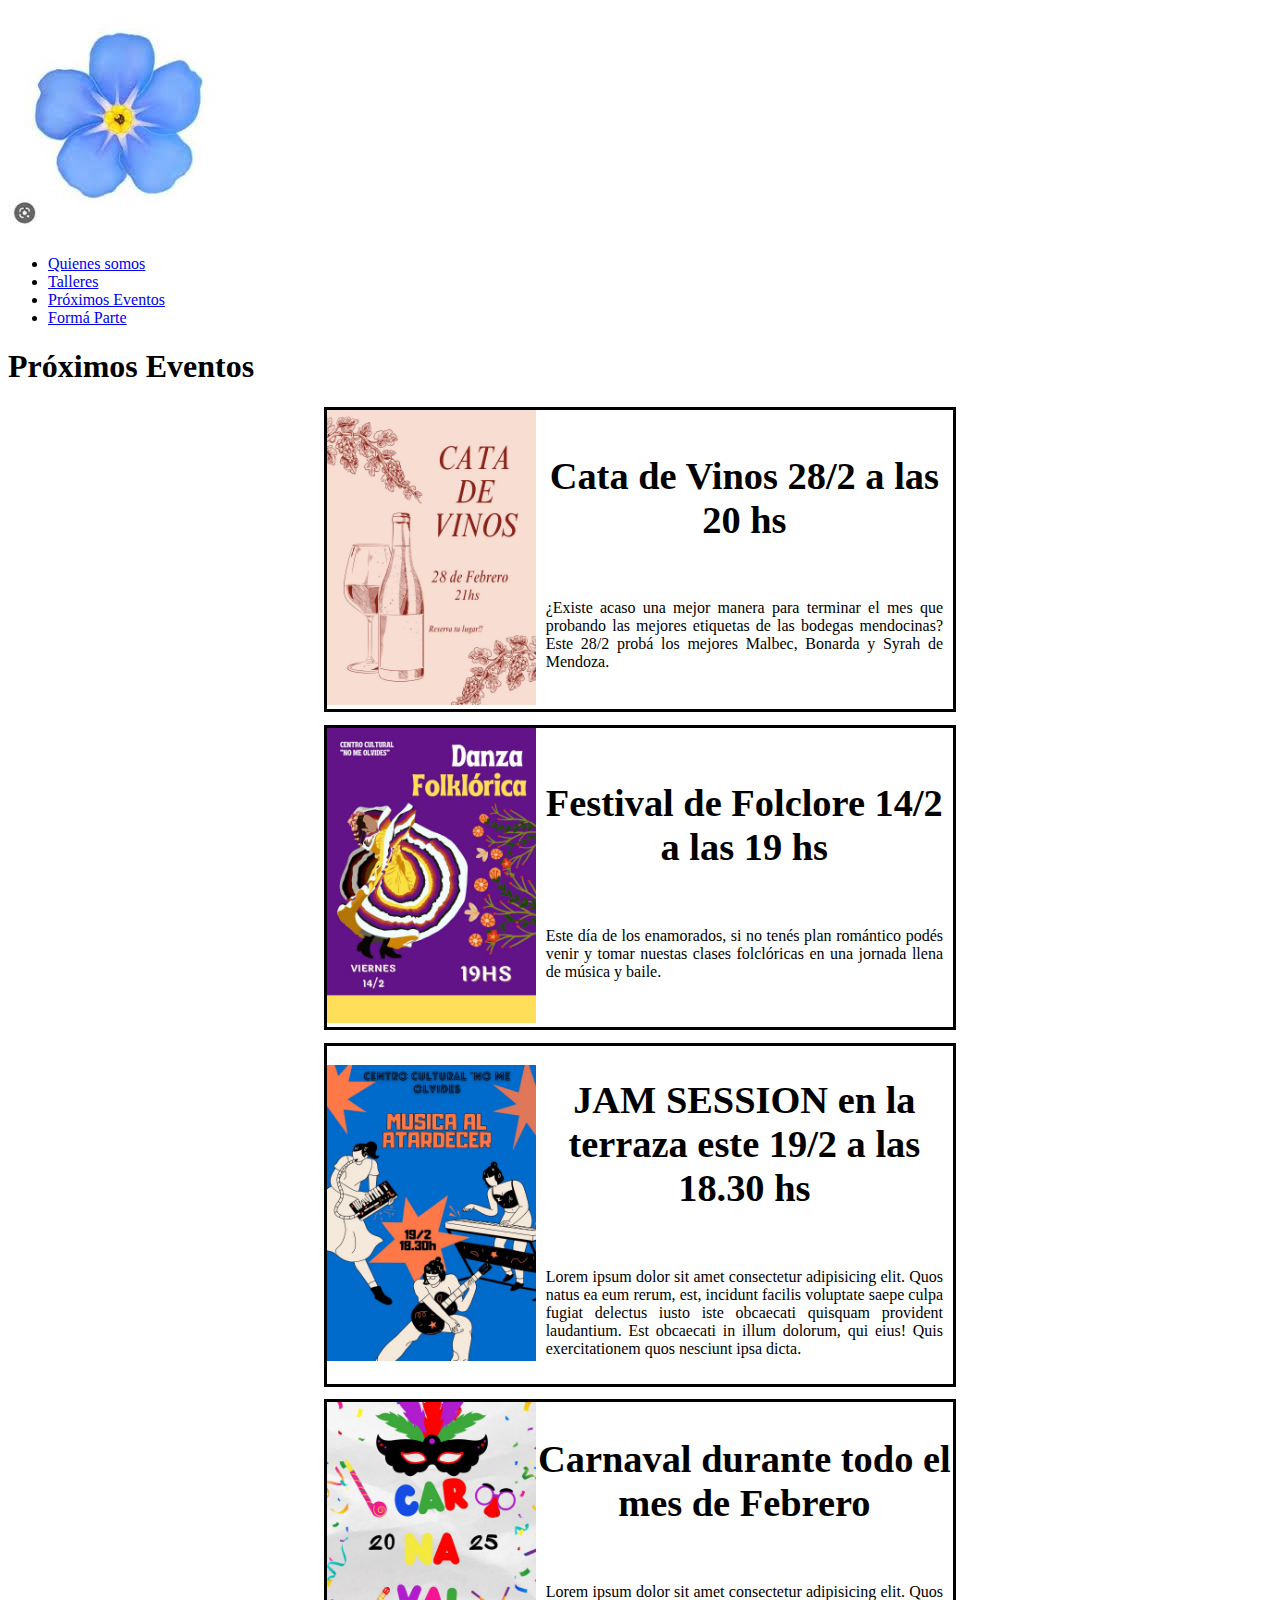
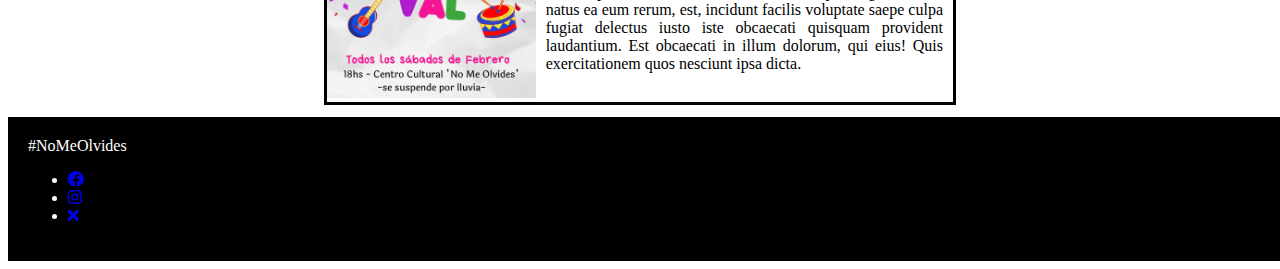
<file: paginas html/proximos-eventos.html>
<!DOCTYPE html>
<html lang="en">
<head>
    <meta charset="UTF-8">
    <meta name="viewport" content="width=device-width, initial-scale=1.0">
    <title>Próximos Eventos</title>
    <link rel="stylesheet" href="../styles/style.css">
    <link rel="stylesheet" href="https://cdnjs.cloudflare.com/ajax/libs/font-awesome/5.15.4/css/all.min.css">
    
</head>
<body>
    <header>
        <!-- Logo y barra de navegación -->
        <div class="header">
            <div class="logo"> <!-- Logo y descripción -->
                <a href="../index.html"><img class="imagen" src="../images/flornomeolvides2.jpg" alt="flor no me olvides"></a></li>
            </div>
            <div class="navigation"> <!-- Barra de navegación -->
                <div class="nav-menu">
                    <ul class="menu">
                        <li class="item"><a href="./quienes-somos.html">Quienes somos</a></li>
                        <li class="item"><a href="./talleres.html">Talleres</a></li>
                        <li class="item"><a href="./proximos-eventos.html">Próximos Eventos</a></li>
                        <li class="item"><a href="contactate">Formá Parte</a></li>

                    </ul>
                </div>
            </div>
        </div>
    </header>
    <main>
        <h1>Próximos Eventos</h1>
        <section class="eventos"> <!-- cada uno de los eventos -->
            <div>
                <div class="fotoseventos"> <img class="imagenevento" src="../images/cata de vinos.jpeg" alt="Cata de Vinos"></div>
                <div class="parrafoeventos"><!-- h2 y párrafo -->
                    <h2>Cata de Vinos 28/2 a las 20 hs</h2>
                    <p>¿Existe acaso una mejor manera para terminar el mes que probando las mejores etiquetas de las bodegas mendocinas? Este 28/2 probá los mejores Malbec, Bonarda y Syrah de Mendoza.</p>
                </div>
            </div>
        </section>
        <section class="eventos"> <!-- cada uno de los eventos -->
            <div>
                <div class="fotoseventos"> <img class="imagenevento" src="../images/danza folclorica.jpeg" alt="Festival de folclore"></div>
                <div class="parrafoeventos"><!-- h2 y párrafo -->
                    <h2>Festival de Folclore 14/2 a las 19 hs</h2>
                    <p>Este día de los enamorados, si no tenés plan romántico podés venir y tomar nuestas clases folclóricas en una jornada llena de música y baile.</p>
                </div>
            </div>
        </section>
        <section class="eventos"> <!-- cada uno de los eventos -->
            <div>
                <div class="fotoseventos"> <img class="imagenevento" src="../images/musicaalatardecer.jpeg" alt="Música al atardecer"></div>
                <div class="parrafoeventos"><!-- h2 y párrafo -->
                    <h2>JAM SESSION en la terraza este 19/2 a las 18.30 hs</h2>
                    <p>Lorem ipsum dolor sit amet consectetur adipisicing elit. Quos natus ea eum rerum, est, incidunt facilis voluptate saepe culpa fugiat delectus iusto iste obcaecati quisquam provident laudantium. Est obcaecati in illum dolorum, qui eius! Quis exercitationem quos nesciunt ipsa dicta.</p>
                </div>
            </div>
        </section>

        <section class="eventos"> <!-- cada uno de los eventos -->
            <div>
                <div class="fotoseventos"> <img class="imagenevento" src="../images/carnaval.jpeg" alt="Carnaval en febrero"></div>
                <div class="parrafoeventos"><!-- h2 y párrafo -->
                    <h2>Carnaval durante todo el mes de Febrero</h2>
                    <p>Lorem ipsum dolor sit amet consectetur adipisicing elit. Quos natus ea eum rerum, est, incidunt facilis voluptate saepe culpa fugiat delectus iusto iste obcaecati quisquam provident laudantium. Est obcaecati in illum dolorum, qui eius! Quis exercitationem quos nesciunt ipsa dicta.</p>
                </div>
            </div>
        </section>
        
    </main>
    <footer>
        <div class="redes">
            <span class="hashtag">#NoMeOlvides</span>
            <ul>
                <li><a class="icon icon-facebook" href="https://www.facebook.com/CCnomeolvides/" target="_blank">
                    <i class="fab fa-facebook"></i> <!-- Ícono de Facebook -->
                  </a></li>
                  <li><a class="icon icon-instagram" href="https://www.instagram.com/CCnomeolvides/" target="_blank">
                    <i class="fab fa-instagram"></i> <!-- Ícono de instagram -->
                  </a></li>
                  <li><a class="icon icon-x" href="https://www.x.com/CCnomeolvides/" target="_blank">
                    <i class="fas fa-times"></i> <!-- Ícono de X -->
                  </a></li>

            </ul>
          </div>

    </footer>
</body>
</html>

<!--  -->
</file>
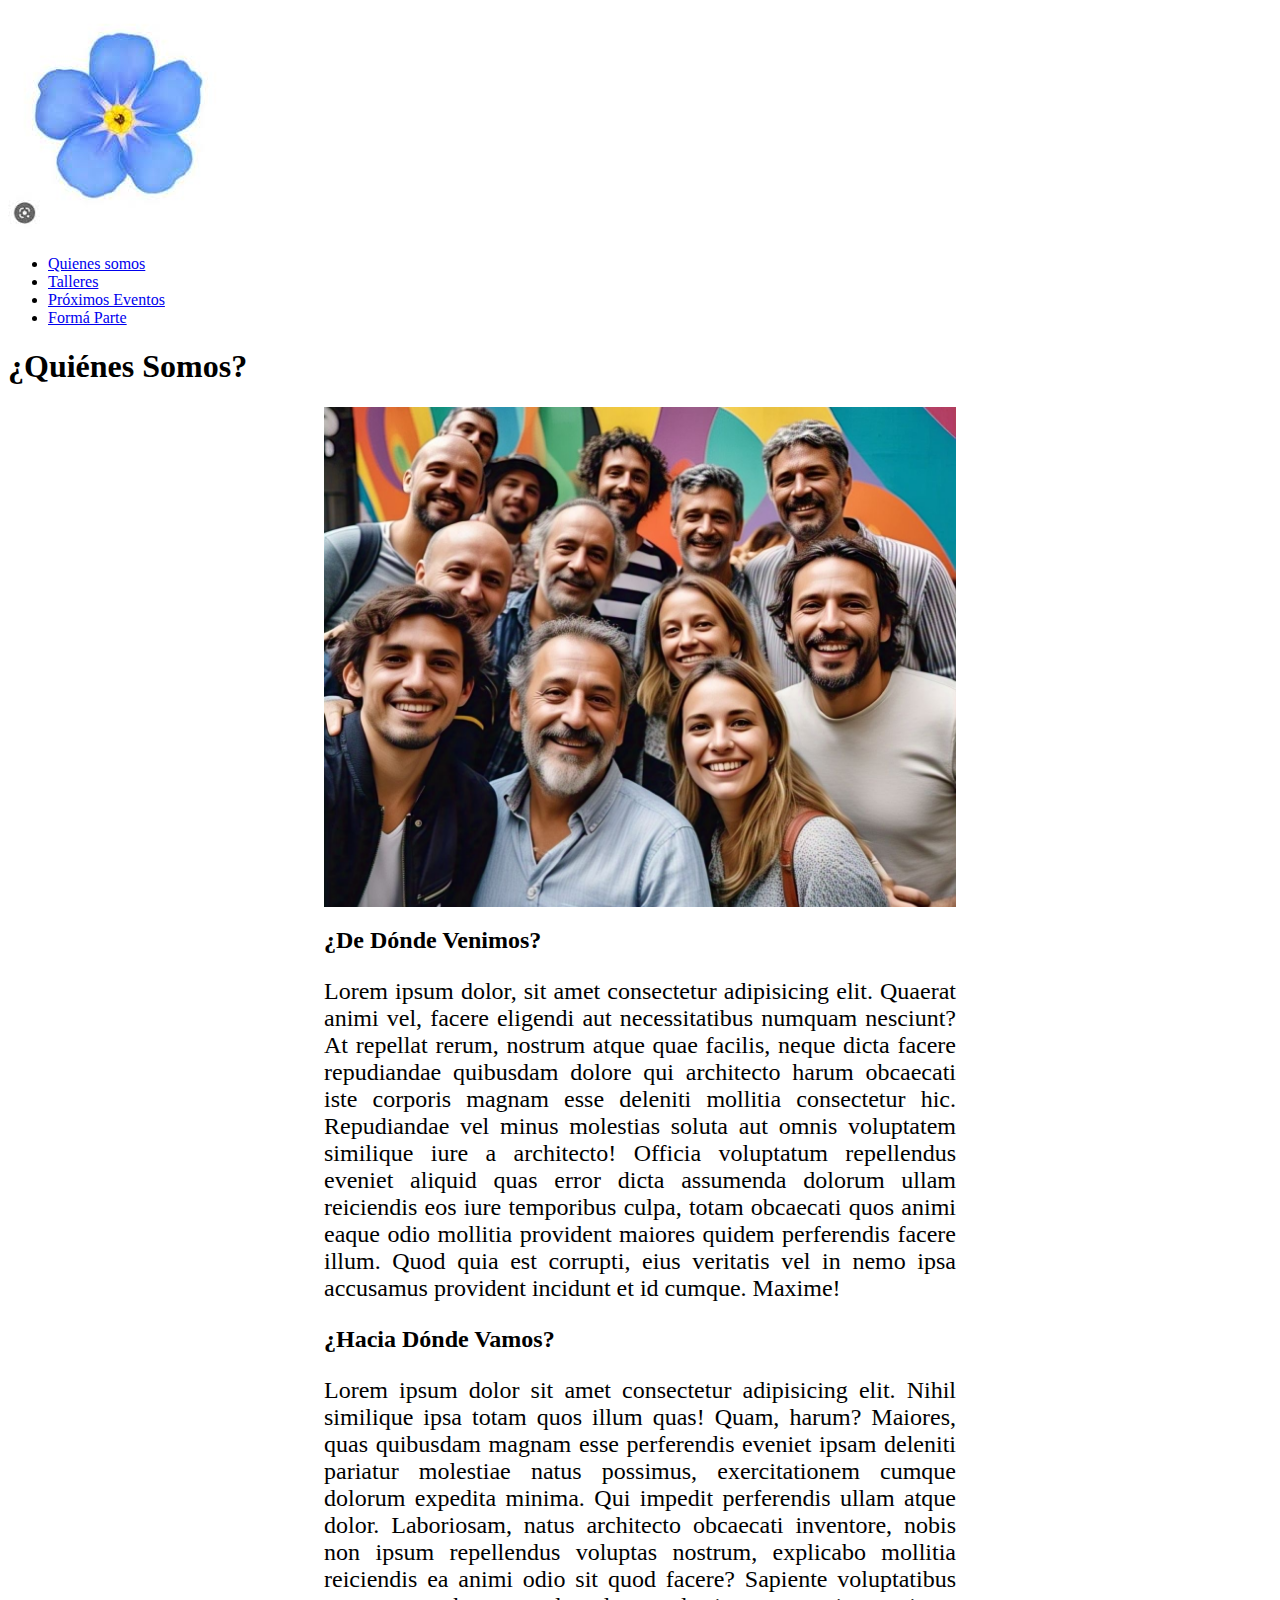
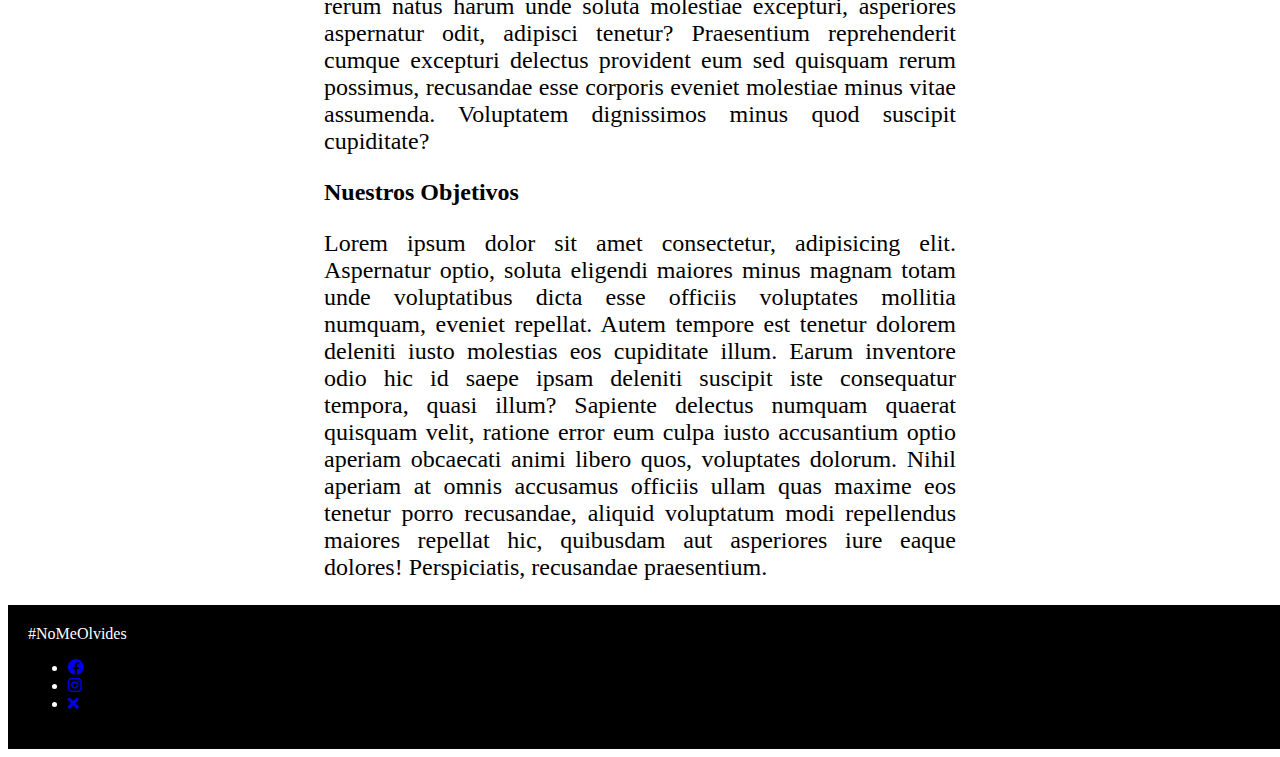
<file: paginas html/quienes-somos.html>
<!DOCTYPE html>
<html lang="en">
<head>
    <meta charset="UTF-8">
    <meta name="viewport" content="width=device-width, initial-scale=1.0">
    <title>¿Quiénes Somos?</title>
    <link rel="stylesheet" href="../styles/style.css">
    <link rel="stylesheet" href="https://cdnjs.cloudflare.com/ajax/libs/font-awesome/5.15.4/css/all.min.css">
    
</head>
<body>
    <header>
        <!-- Logo y barra de navegación -->
        <div class="header">
            <div class="logo"> <!-- Logo y descripción -->
                <a href="../index.html"><img class="imagen" src="../images/flornomeolvides2.jpg" alt="flor no me olvides"></a></li>
            </div>
            <div class="navigation"> <!-- Barra de navegación -->
                <div class="nav-menu">
                    <ul class="menu">
                        <li class="item"><a href="./quienes-somos.html">Quienes somos</a></li>
                        <li class="item"><a href="./talleres.html">Talleres</a></li>
                        <li class="item"><a href="./proximos-eventos.html">Próximos Eventos</a></li>
                        <li class="item"><a href="contactate">Formá Parte</a></li>

                    </ul>
                </div>
            </div>
        </div>
    </header>
    <main>
        
        <section>
            <div class="titulo">
                <h1 class="tituloquienessomos">¿Quiénes Somos?</h1>
            </div>
            <div>
                <div>
                    <img id="fotocc" src="../images/centro cultural.jpeg" alt="Foto del centro cultural">
                </div>
            
                <div class="texto-imagen">
                    <div>
                        <h2 class="titulo2">¿De dónde venimos?</h2>
                        <p class="parrafo">Lorem ipsum dolor, sit amet consectetur adipisicing elit. Quaerat animi vel, facere eligendi aut necessitatibus numquam nesciunt? At repellat rerum, nostrum atque quae facilis, neque dicta facere repudiandae quibusdam dolore qui architecto harum obcaecati iste corporis magnam esse deleniti mollitia consectetur hic. Repudiandae vel minus molestias soluta aut omnis voluptatem similique iure a architecto! Officia voluptatum repellendus eveniet aliquid quas error dicta assumenda dolorum ullam reiciendis eos iure temporibus culpa, totam obcaecati quos animi eaque odio mollitia provident maiores quidem perferendis facere illum. Quod quia est corrupti, eius veritatis vel in nemo ipsa accusamus provident incidunt et id cumque. Maxime!</p></div>
                    <div>
                        <h2 class="titulo2">¿Hacia dónde vamos?</h2>
                        <p class="parrafo">Lorem ipsum dolor sit amet consectetur adipisicing elit. Nihil similique ipsa totam quos illum quas! Quam, harum? Maiores, quas quibusdam magnam esse perferendis eveniet ipsam deleniti pariatur molestiae natus possimus, exercitationem cumque dolorum expedita minima. Qui impedit perferendis ullam atque dolor. Laboriosam, natus architecto obcaecati inventore, nobis non ipsum repellendus voluptas nostrum, explicabo mollitia reiciendis ea animi odio sit quod facere? Sapiente voluptatibus rerum natus harum unde soluta molestiae excepturi, asperiores aspernatur odit, adipisci tenetur? Praesentium reprehenderit cumque excepturi delectus provident eum sed quisquam rerum possimus, recusandae esse corporis eveniet molestiae minus vitae assumenda. Voluptatem dignissimos minus quod suscipit cupiditate?</p></div>
                    <div>
                        <h2 class="titulo2">Nuestros objetivos</h2>
                        <p class="parrafo">Lorem ipsum dolor sit amet consectetur, adipisicing elit. Aspernatur optio, soluta eligendi maiores minus magnam totam unde voluptatibus dicta esse officiis voluptates mollitia numquam, eveniet repellat. Autem tempore est tenetur dolorem deleniti iusto molestias eos cupiditate illum. Earum inventore odio hic id saepe ipsam deleniti suscipit iste consequatur tempora, quasi illum? Sapiente delectus numquam quaerat quisquam velit, ratione error eum culpa iusto accusantium optio aperiam obcaecati animi libero quos, voluptates dolorum. Nihil aperiam at omnis accusamus officiis ullam quas maxime eos tenetur porro recusandae, aliquid voluptatum modi repellendus maiores repellat hic, quibusdam aut asperiores iure eaque dolores! Perspiciatis, recusandae praesentium.</p></div>
                </div>   
            </div>
        </section>
    </main>
    <footer>
        <div class="redes">
            <span class="hashtag">#NoMeOlvides</span>
            <ul>
                <li><a class="icon icon-facebook" href="https://www.facebook.com/CCnomeolvides/" target="_blank">
                    <i class="fab fa-facebook"></i> <!-- Ícono de Facebook -->
                  </a></li>
                  <li><a class="icon icon-instagram" href="https://www.instagram.com/CCnomeolvides/" target="_blank">
                    <i class="fab fa-instagram"></i> <!-- Ícono de instagram -->
                  </a></li>
                  <li><a class="icon icon-x" href="https://www.x.com/CCnomeolvides/" target="_blank">
                    <i class="fas fa-times"></i> <!-- Ícono de X -->
                  </a></li>

            </ul>
          </div>

    </footer>
</body>
</html>
</file>
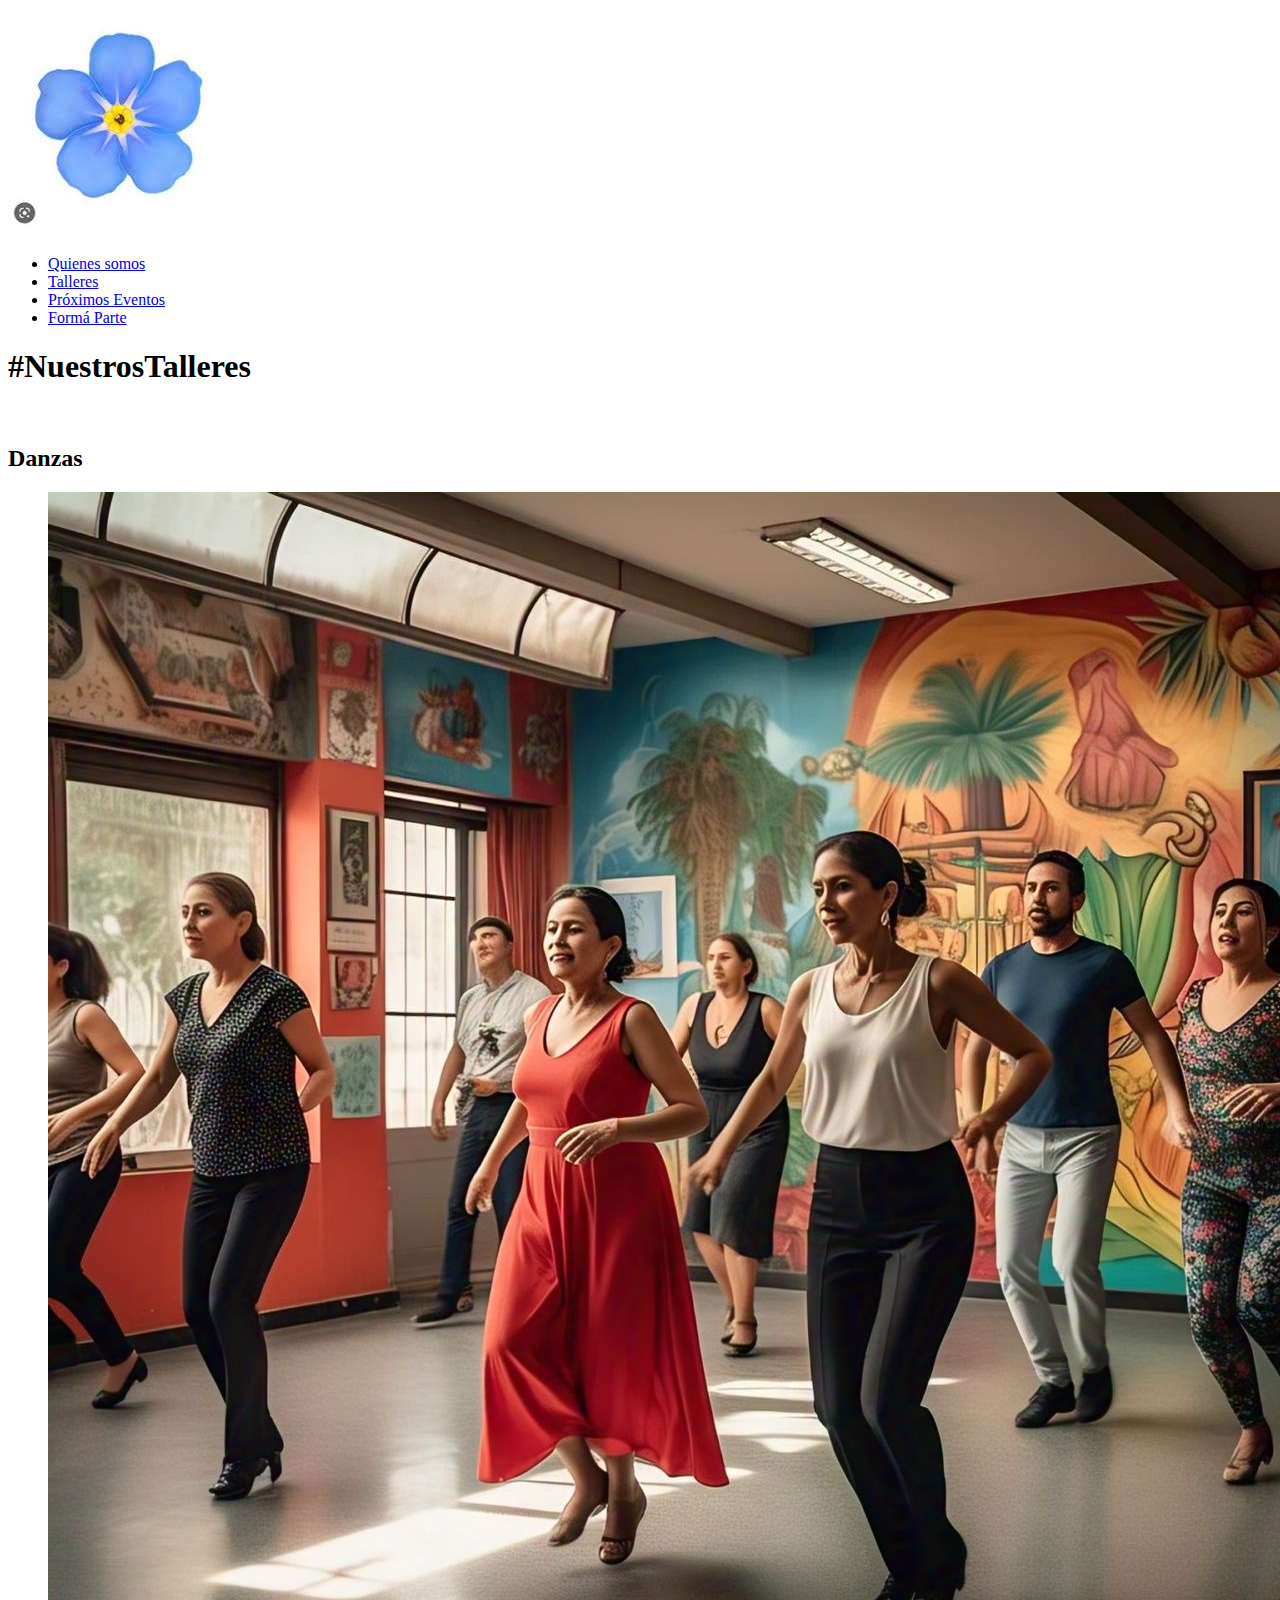
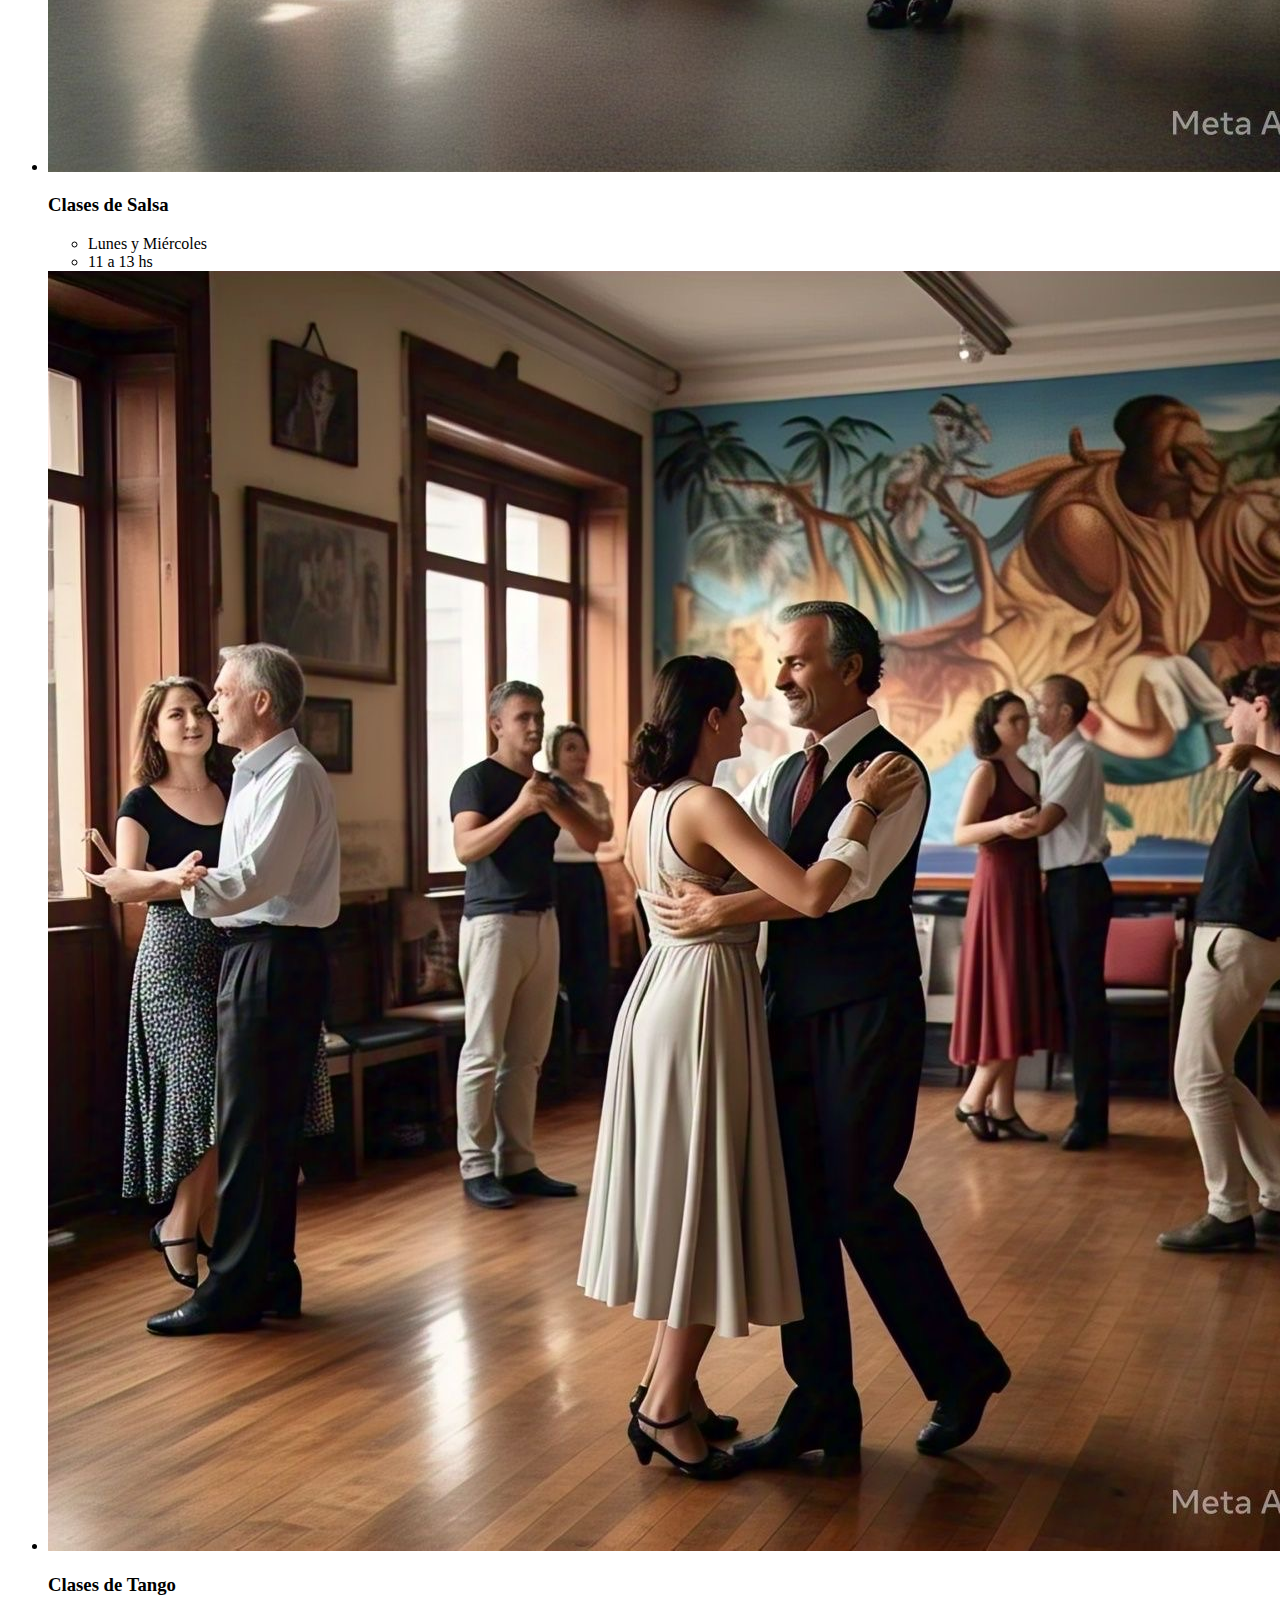
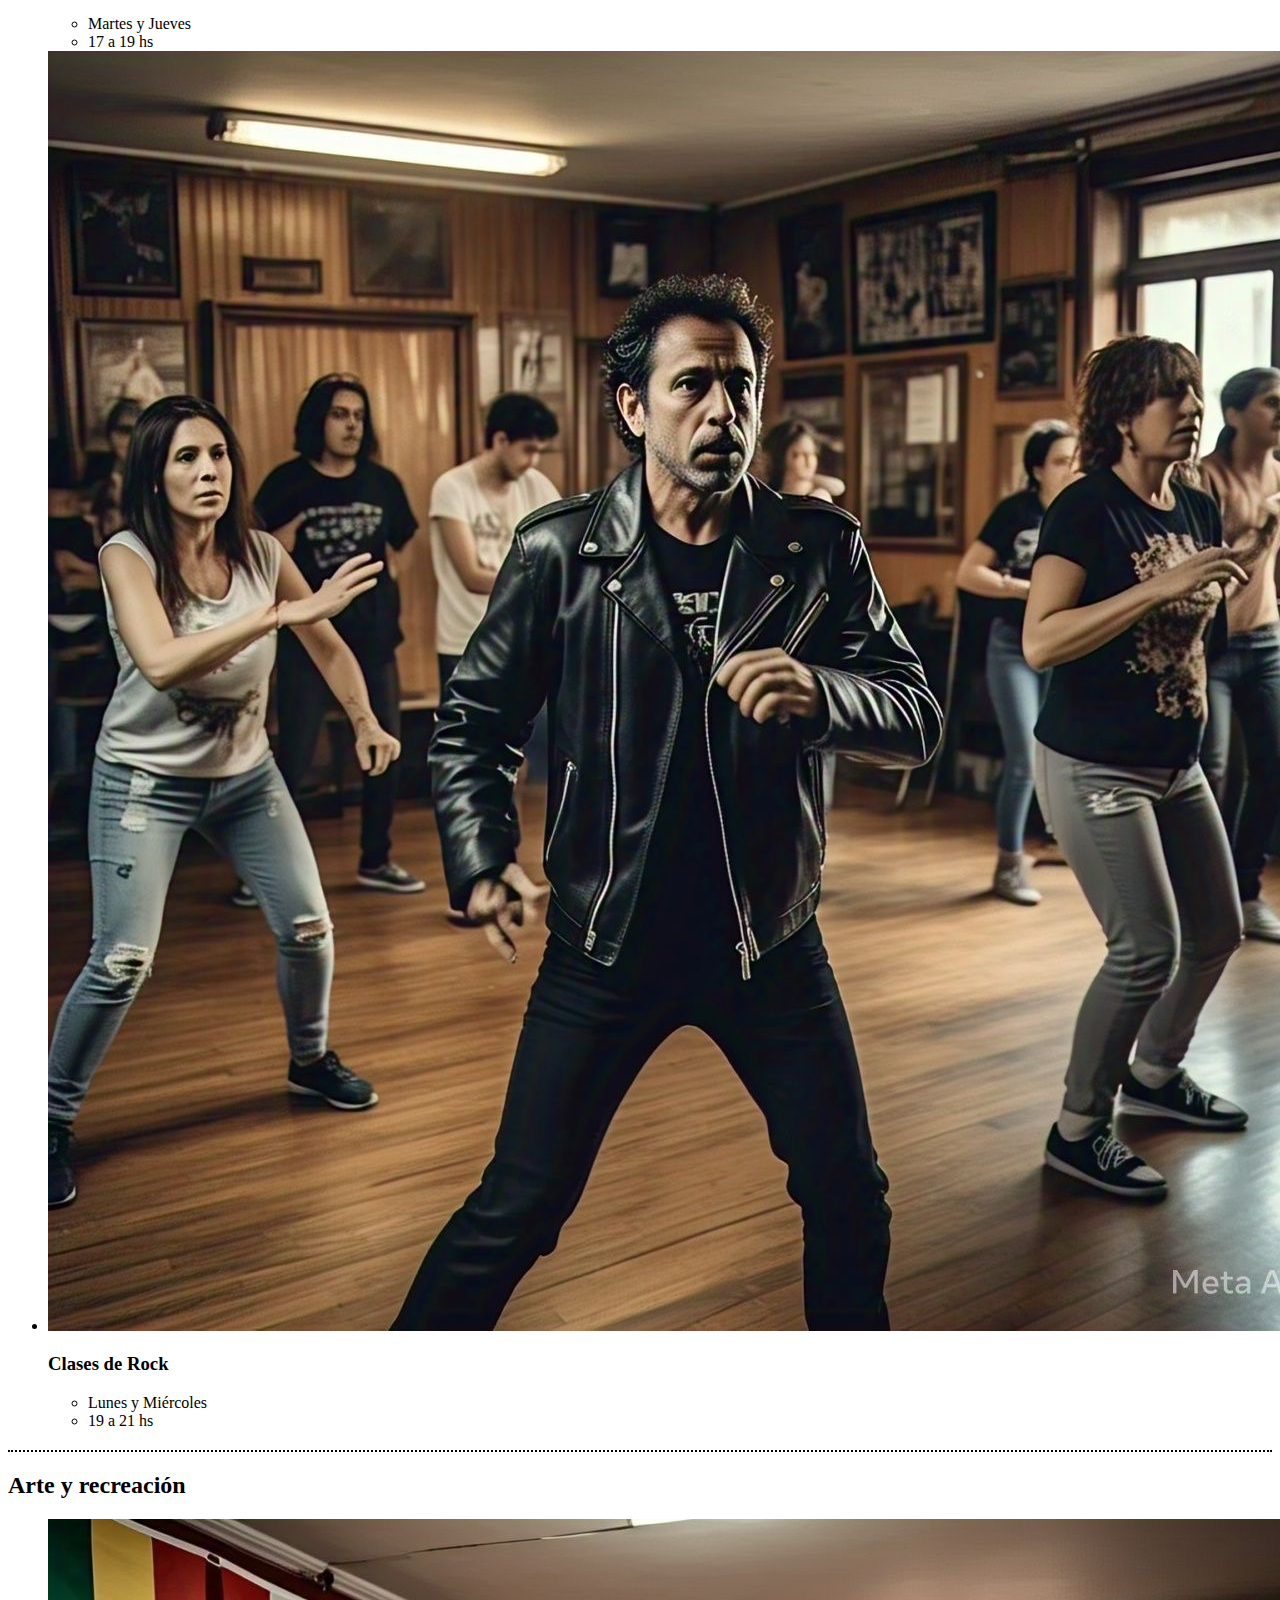
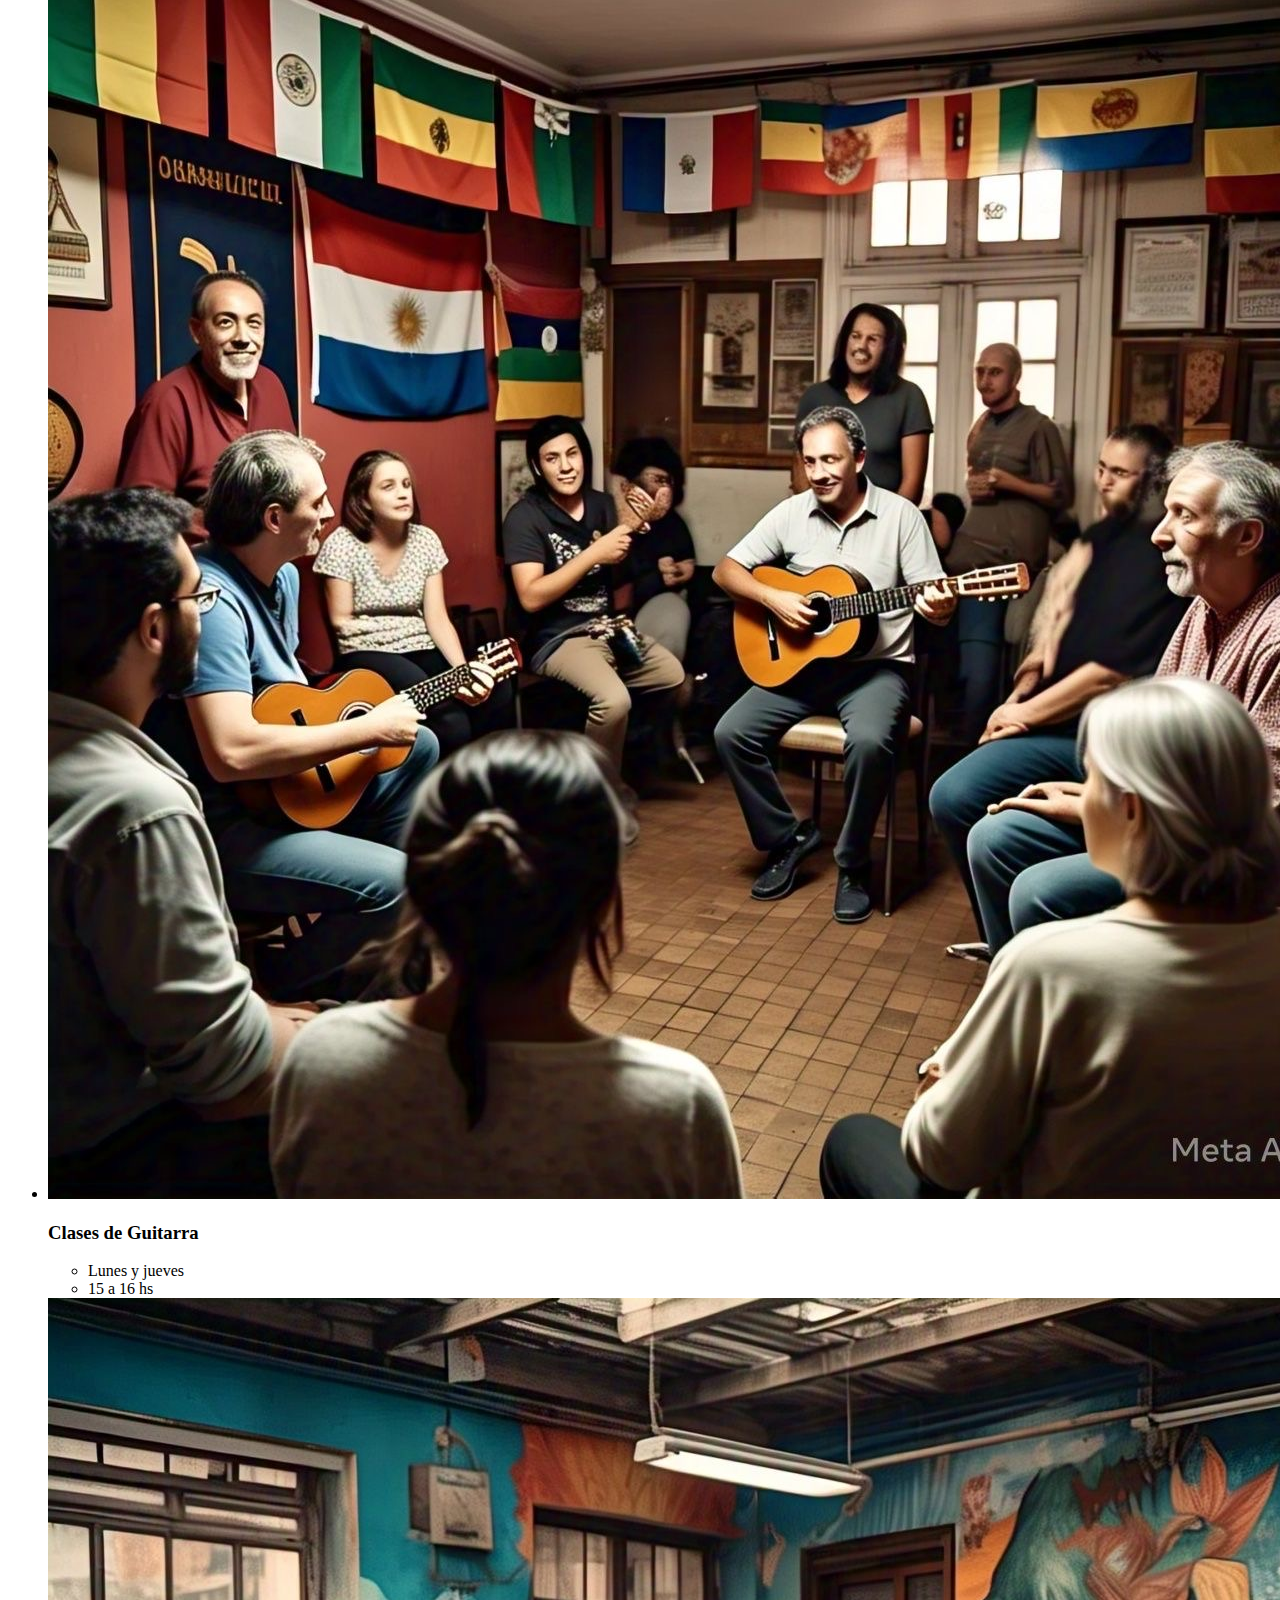
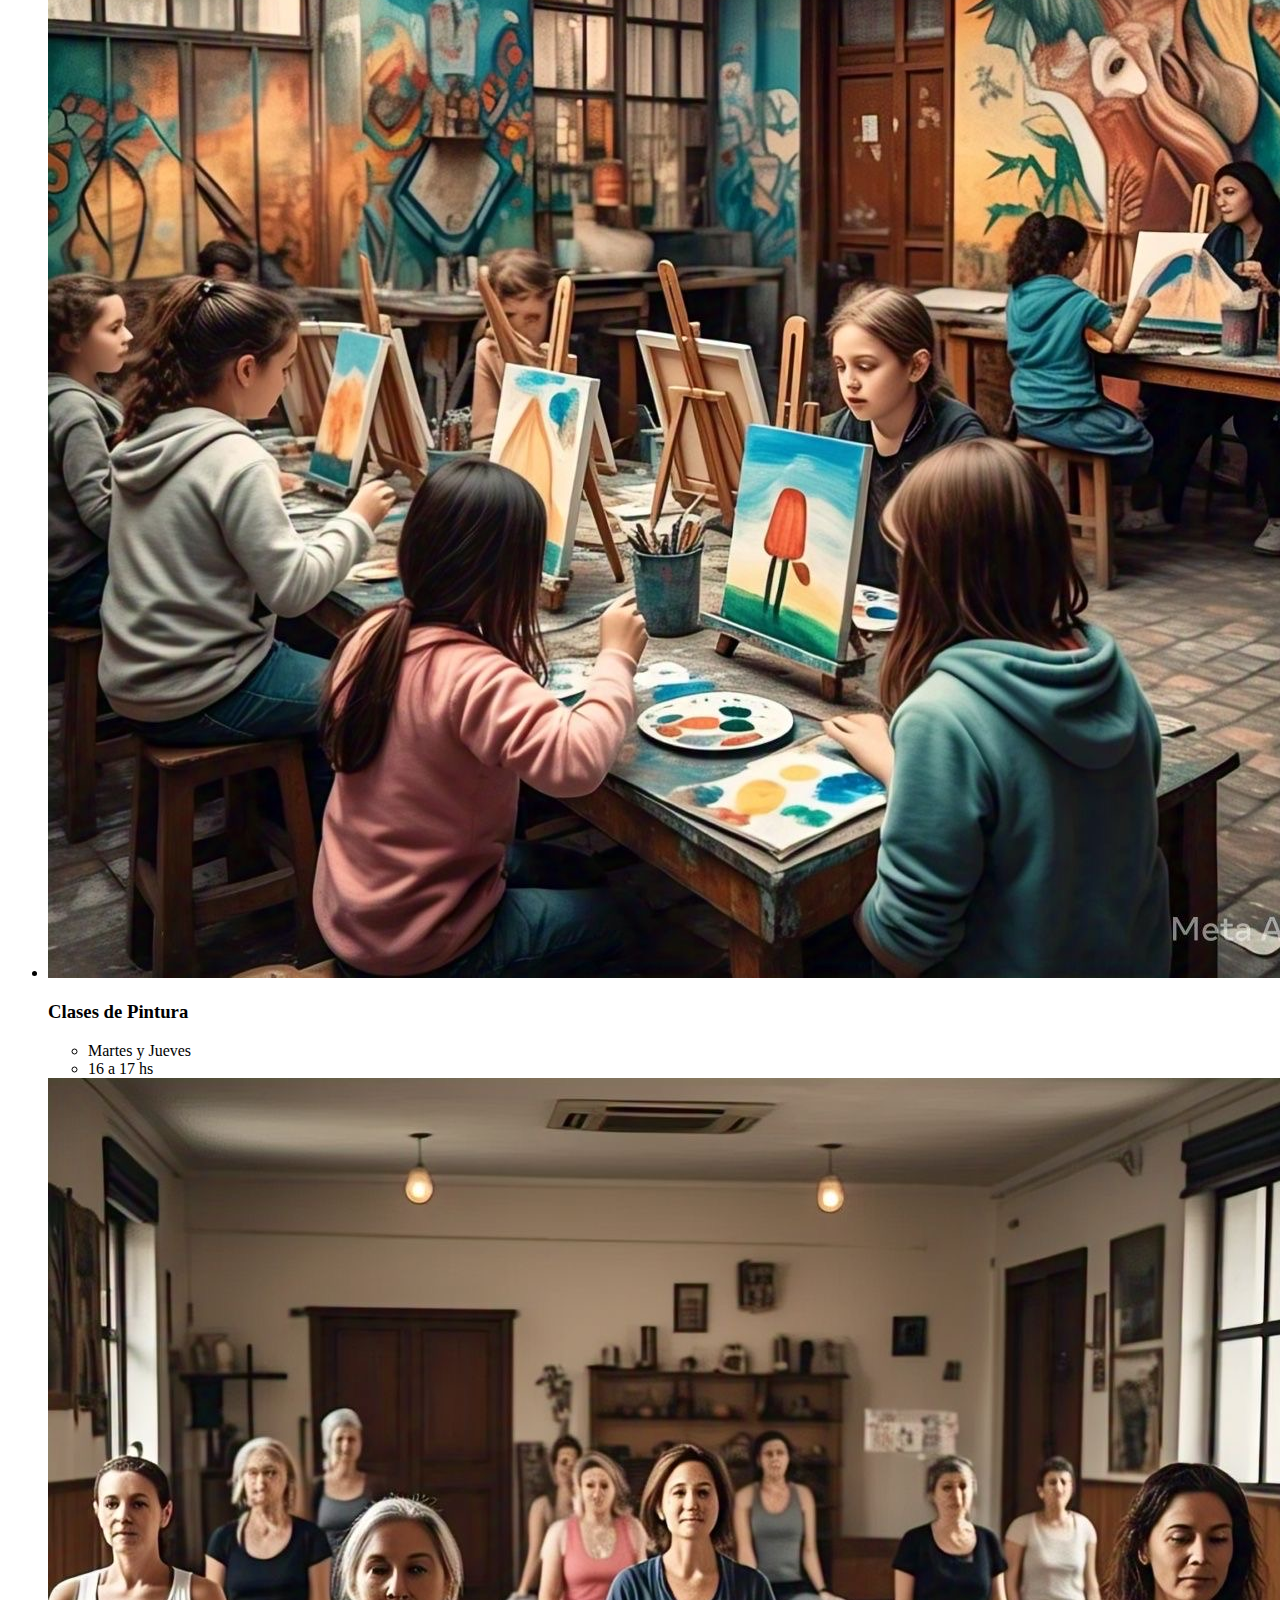
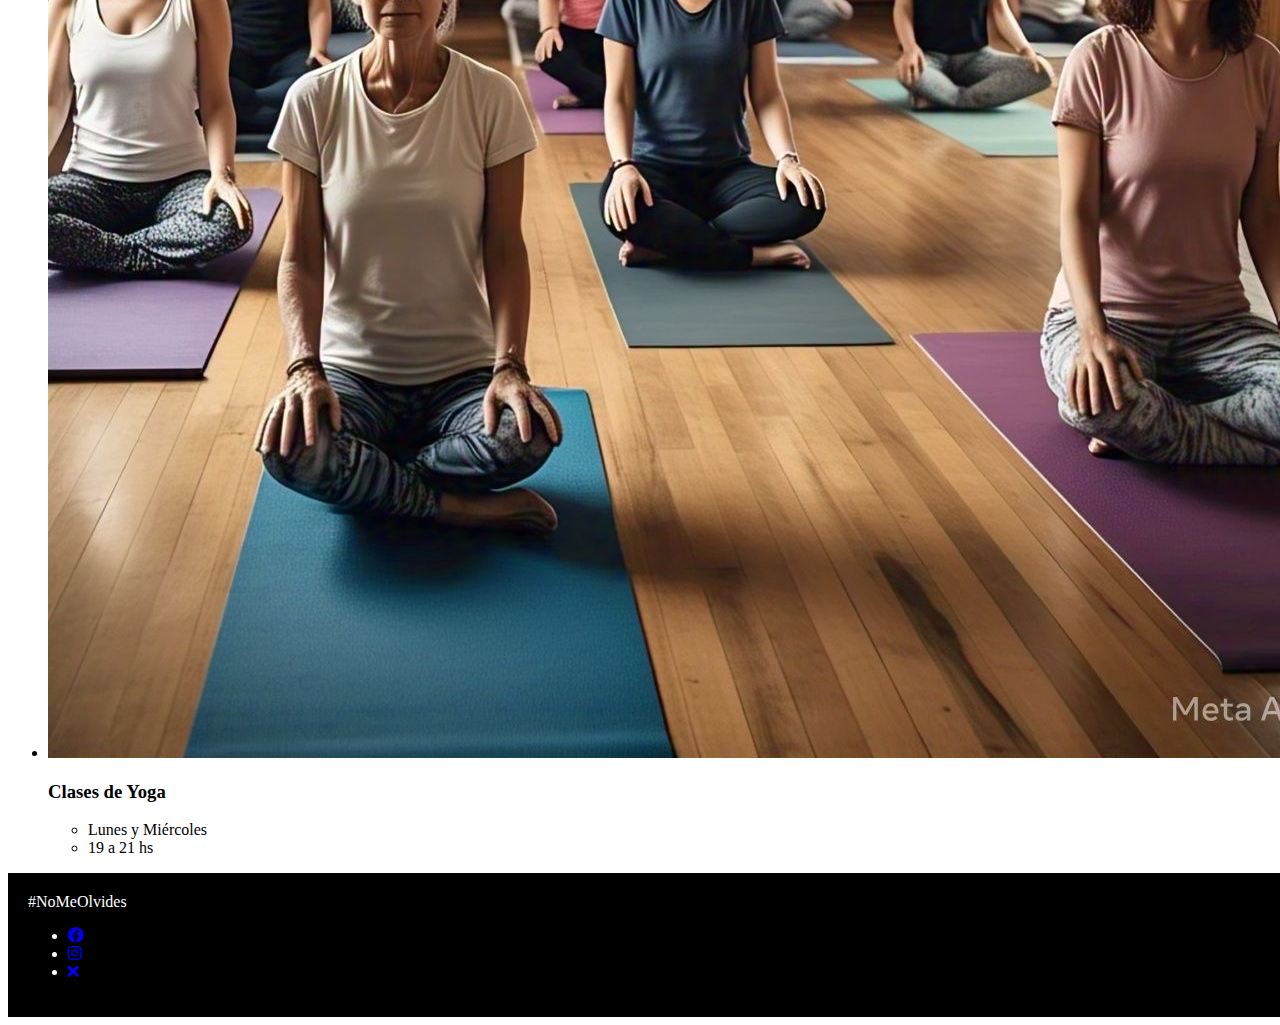
<file: paginas html/talleres.html>
<!DOCTYPE html>
<html lang="en">
<head>
    <meta charset="UTF-8">
    <meta name="viewport" content="width=device-width, initial-scale=1.0">
    <title>Talleres</title>
    <link rel="stylesheet" href="../styles/style.css">
    <link rel="stylesheet" href="https://cdnjs.cloudflare.com/ajax/libs/font-awesome/5.15.4/css/all.min.css">
</head>
<body>
    <header>
        <!-- Logo y barra de navegación -->
        <div class="header">
            <div class="logo"> <!-- Logo y descripción -->
                <a href="../index.html"><img class="imagen" src="../images/flornomeolvides2.jpg" alt="flor no me olvides"></a></li>
            </div>
            <div class="navigation"> <!-- Barra de navegación -->
                <div class="nav-menu">
                    <ul class="menu">
                        <li class="item"><a href="./quienes-somos.html">Quienes somos</a></li>
                        <li class="item"><a href="./talleres.html">Talleres</a></li>
                        <li class="item"><a href="./proximos-eventos.html">Próximos Eventos</a></li>
                        <li class="item"><a href="contactate.html">Formá Parte</a></li>

                    </ul>
                </div>
            </div>
        </div>
    </header>
    <main>
        <h1 class="h1talleres">#NuestrosTalleres</h1>
        
        <br>
        <section class="arteydanza">
            <h2>Danzas</h2>
            <ul>
                <li class="talleres"><div>
                    <img src="../images/salsa.talleres.jpeg" alt="clase de salsa">
                    <h3>Clases de Salsa</h3>
                    <ul>
                        <li>Lunes y Miércoles</li>
                        <li>11 a 13 hs</li>
                    </ul>
                </div></li>
                
                <li class="talleres"><div>
                    <img src="../images/tango.talleres.jpeg" alt="clase de tango">
                    <h3>Clases de Tango</h3>
                    <ul>
                        <li>Martes y Jueves</li>
                        <li>17 a 19 hs</li>
                    </ul>
                </div></li>
                
                <li class="talleres"><div>
                    <img src="../images/rock.talleres.jpeg" alt="clase de rock">
                    <h3>Clases de Rock</h3>
                    <ul>
                        <li>Lunes y Miércoles</li>
                        <li>19 a 21 hs</li>
                    </ul>
                </div></li>
            </ul>

        </section>

        <div class="separator"></div>

        <section class="arteydanza">
            <h2>Arte y recreación</h2>
            <ul>
                <li class="talleres"><div>
                    <img src="../images/guitarra.talleres.jpeg" alt="clase de guitarra">
                    <h3>Clases de Guitarra</h3>
                    <ul>
                        <li>Lunes y jueves</li>
                        <li>15 a 16 hs</li>
                    </ul>
                </div></li>
                
                <li class="talleres"><div>
                    <img src="../images/pintura.talleres.jpeg" alt="clase de pintura">
                    <h3>Clases de Pintura</h3>
                    <ul>
                        <li>Martes y Jueves</li>
                        <li>16 a 17 hs</li>
                    </ul>
                </div></li>
                
                <li class="talleres"><div>
                    <img src="../images/yoga.talleres.jpeg" alt="clase de yoga">
                    <h3>Clases de Yoga</h3>
                    <ul>
                        <li>Lunes y Miércoles</li>
                        <li>19 a 21 hs</li>
                    </ul>
                </div></li>
            </ul>

        </section>



    </main>
    <footer>
        <div class="redes">
            <span class="hashtag">#NoMeOlvides</span>
            <ul>
                <li><a class="icon icon-facebook" href="https://www.facebook.com/CCnomeolvides/" target="_blank">
                    <i class="fab fa-facebook"></i> <!-- Ícono de Facebook -->
                  </a></li>
                  <li><a class="icon icon-instagram" href="https://www.instagram.com/CCnomeolvides/" target="_blank">
                    <i class="fab fa-instagram"></i> <!-- Ícono de instagram -->
                  </a></li>
                  <li><a class="icon icon-x" href="https://www.x.com/CCnomeolvides/" target="_blank">
                    <i class="fas fa-times"></i> <!-- Ícono de X -->
                  </a></li>

            </ul>
          </div>

    </footer>
</body>
</html>
</file>
<file: styles/style.css>
@charset "UTF-8";
footer {
  display: flex;
  flex-direction: row;
  width: 100%;
  background-color: black;
  color: white;
  justify-content: space-between;
  padding: 10px;
}
footer div {
  padding: 10px 10px 10px 10px;
}
footer div div a {
  list-style: none;
  color: white;
  text-decoration: none;
}

/*index*/
.inicio {
  display: inline-block;
  margin: 0 0.5rem;
  animation: bounce; /* referring directly to the animation's @keyframe declaration */
  animation-duration: 2s; /* don't forget to set a duration! */
}

.actividades .carousel-item img {
  max-height: 500px;
  width: 100%;
  object-fit: cover;
}

.card {
  text-align: center;
}

.card-border {
  border: #000 solid 1px !important;
}

.horario-llegar {
  font-size: 1.5rem;
}

/* quienes somos */
#fotocc {
  max-height: 500px;
  object-fit: cover;
  display: flex;
  justify-content: center;
  align-items: center;
  width: 50%;
  margin-left: 25%;
}

.texto-imagen {
  height: 100%;
  margin: 0;
  width: 50%;
  margin-left: 25%;
}

.parrafo {
  font-size: 1.5rem;
  text-align: justify;
}

/*hacer una de títulos*/
.generic-tittle {
  color: black;
  background-color: white;
  display: inherit;
  text-align: center;
}

.titulo2 {
  text-transform: capitalize;
  font-size: 2 rem;
  font-weight: bold;
}

.preguntas {
  padding: 10px;
}

.separator {
  border-top: 2px dotted #000;
  /* Línea punteada de 2px de grosor y color negro */
  margin: 20px 0;
  /* Agregar un margen para separarlo de otros elementos */
}

@media (max-width: 767px) {
  .texto-imagen {
    display: flex;
    flex-direction: column;
    width: 100%;
    margin-left: 0%;
    padding: 10px;
  }
}
/* fotocc está ok */
@media (max-width: 767px) {
  #fotocc {
    display: flex;
    width: 100%;
    margin-left: 0%;
  }
}
/* Nuestros talleres */
.card h5 {
  font-weight: bold;
  text-align: center;
}

.card p {
  text-align: justify;
}

/* Fin de nuestros talleres */
/* Próximos eventos */
.eventos {
  display: flex;
  flex-direction: row;
  width: 50%;
  box-sizing: border-box;
  margin-left: 25%;
  margin-top: 1%;
  margin-bottom: 1%;
}

.fotoseventos {
  width: 100%;
}

.eventos > div {
  justify-content: center;
  align-items: center;
  /* Alinea verticalmente los elementos */
  border: solid black 3px;
  width: 100%;
  display: grid;
  grid-template-columns: 1fr 2fr;
}

div.parrafoeventos {
  display: flex;
  flex-direction: column;
}

.imagenevento {
  width: 100%;
}

.parrafoeventos h2 {
  text-align: center;
  background-color: white;
  display: flex;
  flex-direction: column;
  font-size: 3vw;
  font-weight: bolder;
}

.parrafoeventos p {
  text-align: justify;
  padding: 10px 10px 10px 10px;
  background-color: white;
  font-size: 1.25vw;
}

@media (max-width: 767px) {
  .eventos {
    display: flex;
    flex-direction: column;
    width: 100%;
    margin-left: 0%;
    padding: 10px;
  }
  .parrafoeventos p {
    text-align: justify;
    padding: 5px 5px 5px 5px;
    background-color: white;
    font-size: 3vw;
  }
  .parrafoeventos h2 {
    text-align: center;
    background-color: white;
    font-size: 3vh;
    font-weight: bolder;
    margin-bottom: 0.2rem;
  }
}
/* Fin de próximos eventos */
/* Inicio Formá parte */
/*ver como queda*/
.formaparte {
  color: black;
  background-color: white;
  display: inherit;
  margin-left: 25%;
  justify-content: center;
  width: 50%;
  margin-top: 10px;
  margin-bottom: 10px;
}

.dejatumensaje {
  margin-left: 25%;
  width: 50%;
  font-size: 30px;
  font-weight: bold;
}

.label {
  color: black;
  background-color: white;
  display: flex;
  width: 100%;
  font-size: 20px;
  font-weight: bold;
}

.input {
  color: black;
  background-color: white;
  display: flex;
  width: 100%;
  font-size: 20px;
}

.enviar-mensaje {
  color: white;
  background-color: black;
  font-size: 15px;
  margin-top: 10px;
}

.red {
  color: red;
}

@media (max-width: 767px) {
  .formaparte {
    display: flex;
    flex-direction: column;
    width: 80%;
    margin: 0 auto;
    padding: 10px;
  }
  .dejatumensaje {
    margin-left: 0%;
    width: 100%;
    font-size: 30px;
    font-weight: bold;
    display: none;
  }
}
@keyframes rotar {
  from {
    transform: rotate(0deg);
  }
  to {
    transform: rotate(360deg);
  }
}
#logo {
  animation: rotar 10s linear infinite;
  transition: animation-duration 0.3s ease-in-out;
}

#logo:hover {
  animation-duration: 2s;
}

/*# sourceMappingURL=style.css.map */
</file>
